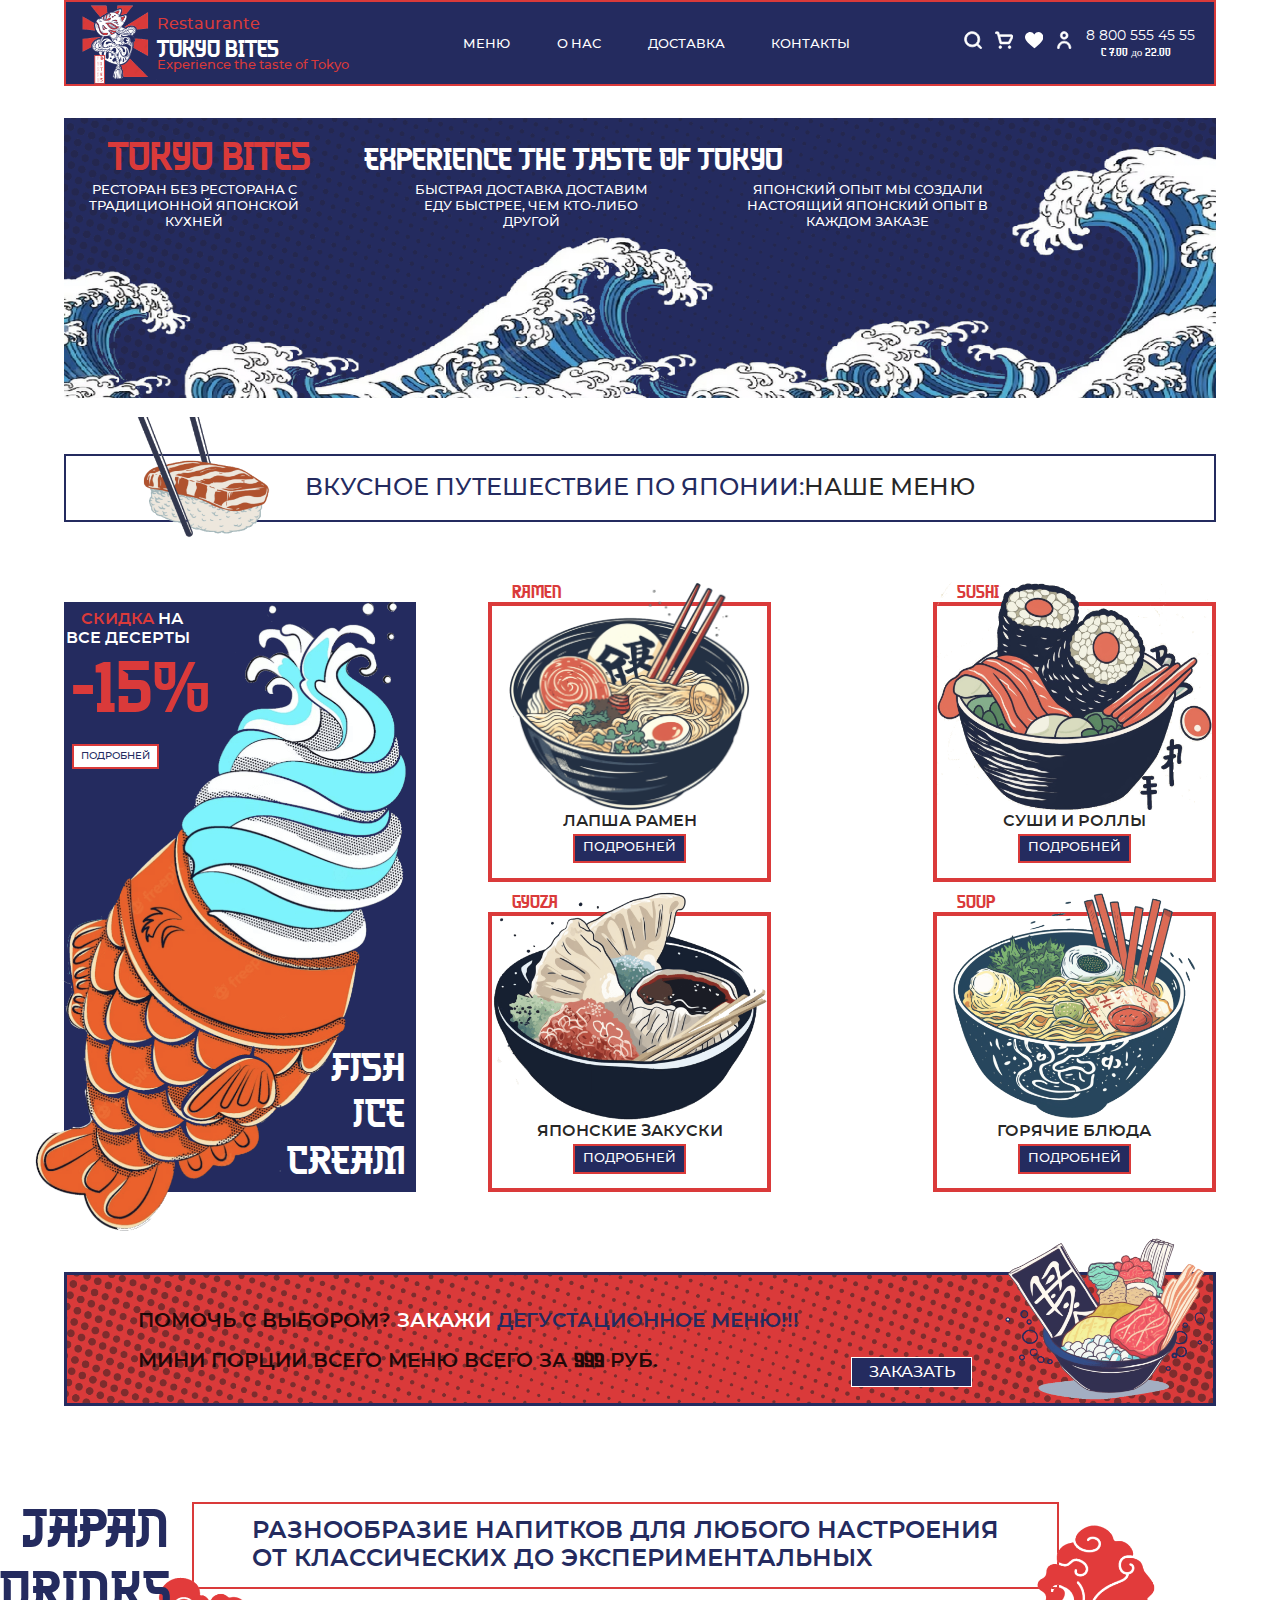
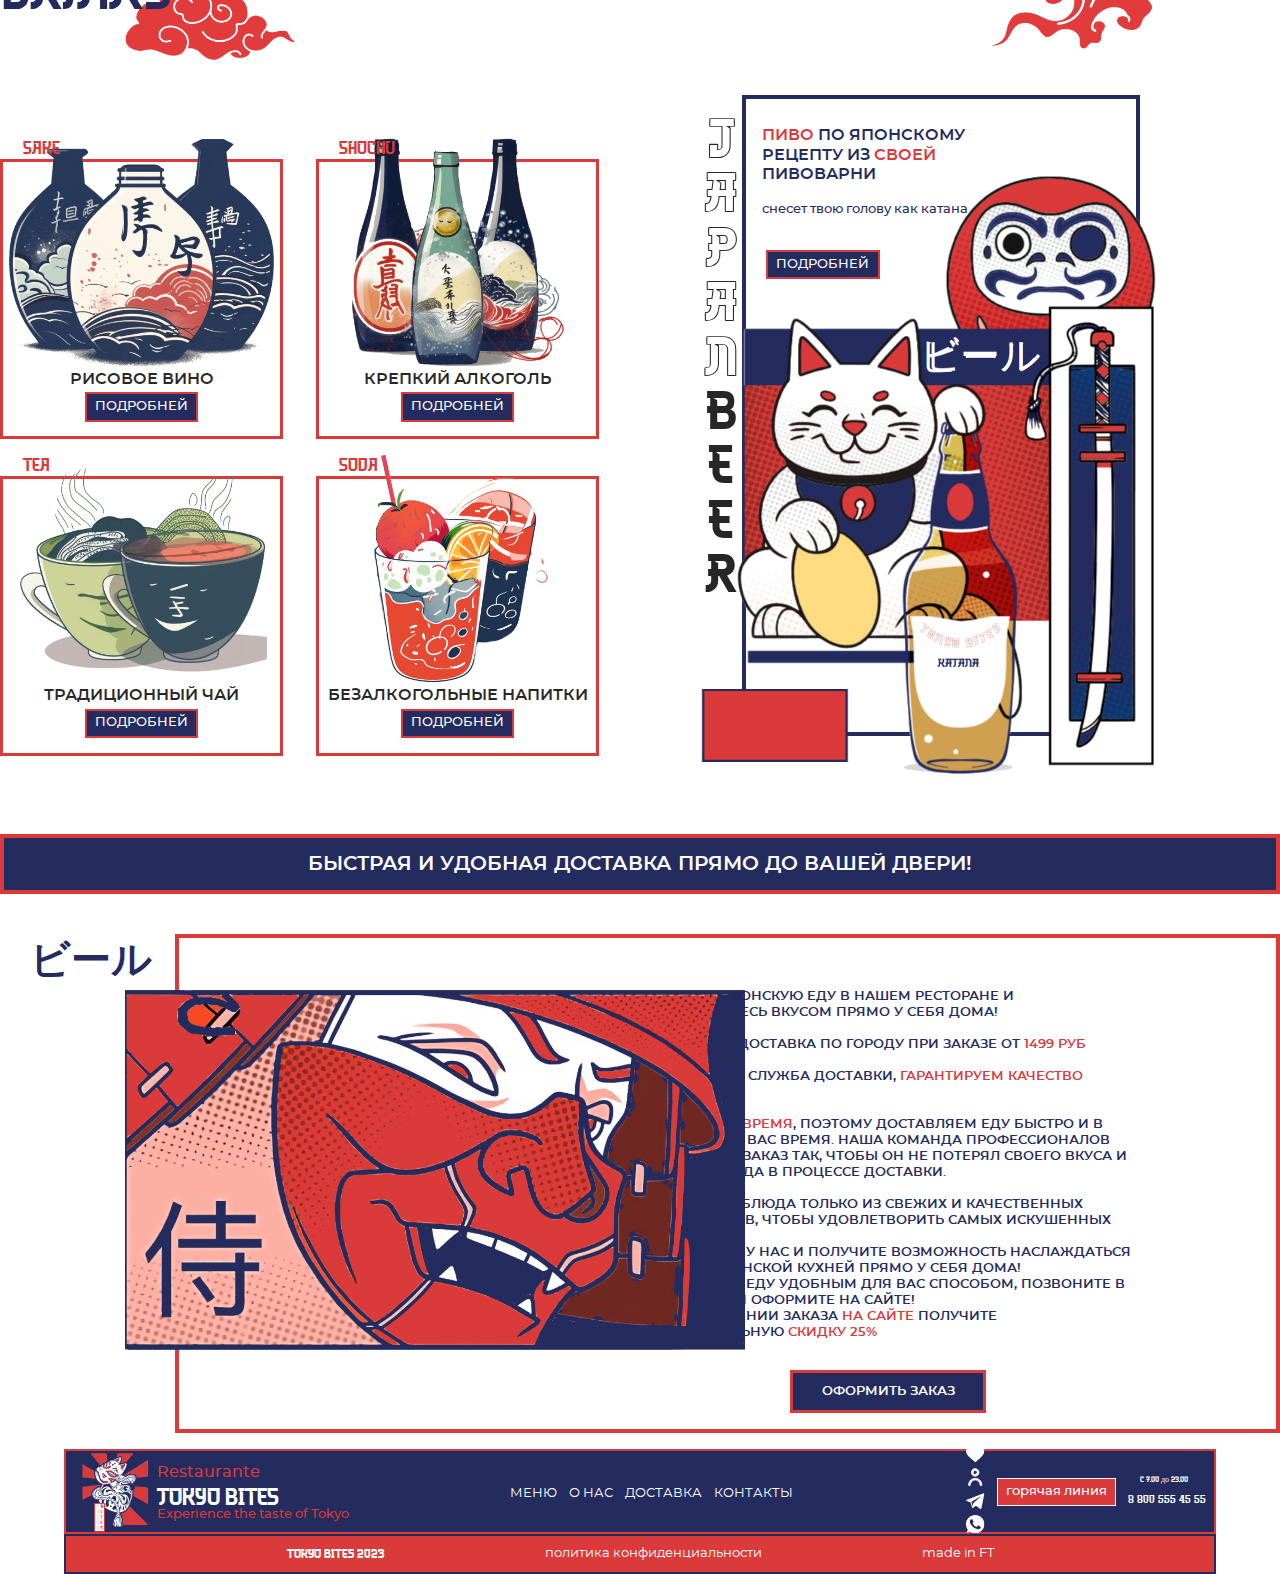
<file: index.html>
<!DOCTYPE html>
<html lang="ru">
  <head>
    <title>Главная</title>
    <meta charset="UTF-8" />
    <meta http-equiv="X-UA-Compatible" content="IE=edge" />
    <meta name="viewport" content="width=device-width, initial-scale=1.0" />
    <meta name="description" content="Описание страницы" />
    <link rel="stylesheet" href="/css/style.css" />
  </head>

  <body>
    <div class="body-container">
      <header class="header-container">
        <div class="wrapper">
          <nav class="header-nav">
            <button
              type="button"
              class="burger-button mobile-device"
              id="burger"
            >
              <span></span>
            </button>
            <a href="/" class="header-logo desktop-device">
              <div class="header-logo-img">
                <img src="/img/logo.png" alt="Logo" />
              </div>
              <div class="header-logo-p desktop-device">
                <p>Restaurante</p>
                <p class="font-keitaro">Tokyo bites</p>
                <p>Experience the taste of Tokyo</p>
              </div>
            </a>
            <h1 class="header-text-mob font-keitaro mobile-device">
              Tokyo Bites
            </h1>
            <ul class="header-list  header-dropdown" id="header-list">
              <li class="header-item">
                <a class="font-montserrat" href="/pages/menu.html">Меню</a>
              </li>
              <li class="header-item">
                <a class="font-montserrat" href="/pages/about.html">О нас</a>
              </li>
              <li class="header-item">
                <a class="font-montserrat" href="/pages/delivery.html"
                  >Доставка</a
                >
              </li>
              <li class="header-item">
                <a class="font-montserrat" href="/pages/contacts.html"
                  >Контакты</a
                >
              </li>
            </ul>
            <ul class="header-icon">
              <li>
                <button class="search__img" id="searchbtn">
                  <svg>
                    <use href="/img/sprite.svg#search3"></use>
                  </svg>
                </button>
                <div class="header-input" id="header-input">
                  <form method="post" action="/">
                    <input
                      class="input-search"
                      type="text"
                      placeholder="Поиск"
                    />
                    <button class="button-search">
                      <svg>
                        <use href="/img/sprite.svg#search3"></use>
                      </svg>
                    </button>
                  </form>
                </div>
              </li>
              <li>
                <button class="header-icon-basket" id="cart">
                  <svg>
                    <use href="/img/sprite.svg#basket3"></use>
                  </svg>
                  <div class="header-icon-basket-3 font-keitaro" id="cart-num">
                    0
                  </div>
                </button>
              </li>
              <li>
                <button class="header-icon-fav">
                  <svg>
                    <use href="/img/sprite.svg#fav"></use>
                  </svg>
                  <div class="header-icon-fav-0 font-keitaro" id="fav-num">
                    0
                  </div>
                </button>
              </li>
              <li>
                <a href="/pages/personal.html" class="header-icon-lk"
                  ><svg>
                    <use href="/img/sprite.svg#lk3"></use></svg
                ></a>
              </li>
              <div class="header-phone font-keitaro desktop-device">
                <a href="tel:+78005554555">8 800 555 45 55</a>
                <p class="header-time font-keitaro">c 7.00 до 22.00</p>
              </div>
            </ul>

          </nav>
        </div>
      </header>

      <main class="main-container">
        <div class="wrapper">
          <section class="section-one-background">
            <div class="section-one">
              <a href="/" class="header-logo mobile-device mob-header-logo">
                <div class="header-logo-img">
                  <img src="/img/logo.png" alt="Logo" />
                </div>
                <div class="header-logo-p mobile-device">
                  <p>Restaurante</p>
                  <p class="font-keitaro">Tokyo bites</p>
                  <p>Experience the taste of Tokyo</p>
                </div>
              </a>
              <h1 class="section-one-first font-keitaroOutline desktop-device">
                <span>Tokyo Bites</span>
                <span>experience the taste of Tokyo</span>
              </h1>
              <!--     <ul class="mob-section-one mobile-device">
                <li class="mob-section-one-item">
                  <div class="mob-section-one-img">
                    <img src="/img/mob-star.png" alt="star" />
                  </div>

                  <p class="section-one-title-1">
                    Ресторан без ресторана <br />
                    <span class="section-one-title-2"
                      >c традиционной японской кухней</span
                    >
                  </p>
                </li>
                <li class="mob-section-one-item">
                  <div class="mob-section-one-img">
                    <img src="/img/mob-food.png" alt="food" />
                  </div>
                  <p class="section-one-title-1">
                    Быстрая доставка <br />
                    <span class="section-one-title-2"
                      >доставим еду быстрее, чем кто-либо другой</span
                    >
                  </p>
                </li>

                <li class="mob-section-one-item">
                  <div class="mob-section-one-img">
                    <img src="/img/mob-delivery.png" alt="delivery" />
                  </div>
                  <p class="section-one-title-1">
                    Японский опыт <br />
                    <span class="section-one-title-2"
                      >мы создали настоящий японский опыт в каждом заказе</span
                    >
                  </p>
                </li>
              </ul>  -->

              <div class="section-one-second">
                <div class="section-one-second-item-one">
                  <div class="mob-section-one-img mobile-device">
                    <img src="/img/mob-star.png" alt="star" />
                  </div>
                  <p>
                    <span>Ресторан без ресторана</span>
                    <span>c традиционной японской кухней</span>
                  </p>
                </div>
                <div class="section-one-second-item-two">
                  <div class="mob-section-one-img mobile-device">
                    <img src="/img/mob-delivery.png" alt="star" />
                  </div>
                  <p>
                    <span>Быстрая доставка</span>
                    <span>доставим еду быстрее, чем кто-либо другой</span>
                  </p>
                </div>
                <div class="section-one-second-item-three">
                  <div class="mob-section-one-img mobile-device">
                    <img src="/img/mob-food.png" alt="star" />
                  </div>
                  <p>
                    <span>Японский опыт</span>
                    <span
                      >мы создали настоящий японский опыт в каждом заказе</span
                    >
                  </p>
                </div>
              </div>
            </div>
          </section>
          <section>
            <div>
              <div class="menu">
                <div class="menu-title font-montserrat">
                  Вкусное путешествие по Японии:
                  <span class="menu-title-span">наше меню</span>
                  <div class="menu-img">
                    <img src="/img/sushi.png" alt="Суши" />
                  </div>
                </div>
              </div>
              <div class="section-menu">
                <div class="mob-menu-ice-cream">
                  <div class="section-menu-new">
                    <p class="font-keitaroOutline">NEW</p>
                  </div>
                  <div class="menu-ice-cream">
                    <div class="menu-ice-cream-z">
                      <p><span>Скидка</span> на все десерты</p>
                      <p class="menu-percent font-keitaro">-15%</p>
                      <button class="button">Подробней</button>
                      <p class="menu-fish-ice-cream font-keitaro">
                        Fish ice cream
                      </p>
                    </div>
                    <div class="menu-img-ice">
                      <img src="/img/icecream.png" alt="ice-cream" />
                    </div>
                  </div>
                </div>
                <div class="menu-cards">
                  <div class="menu-card">
                    <p class="menu-card-name font-keitaro">Ramen</p>
                    <div class="menu-card-img">
                      <img src="/content/sushi4.png" alt="" />
                    </div>
                    <h4>Лапша Рамен</h4>
                    <a href="/pages/menu.html" class="button">Подробней</a>
                  </div>
                  <div class="menu-card">
                    <p class="menu-card-name font-keitaro">Sushi</p>
                    <div class="menu-card-img">
                      <img src="/content/sushi.png" alt="" />
                    </div>
                    <h4>Суши и роллы</h4>
                    <a href="/pages/menu.html" class="button">Подробней</a>
                  </div>
                  <div class="menu-card">
                    <p class="menu-card-name font-keitaro">Gyoza</p>
                    <div class="menu-card-img">
                      <img src="/content/sushi2.png" alt="" />
                    </div>
                    <h4>Японские закуски</h4>
                    <a href="/pages/menu.html" class="button">Подробней</a>
                  </div>
                  <div class="menu-card">
                    <p class="menu-card-name font-keitaro">Soup</p>
                    <div class="menu-card-img">
                      <img src="/content/sushi3.png" alt="" />
                    </div>
                    <h4>Горячие блюда</h4>
                    <a href="/pages/menu.html" class="button">Подробней</a>
                  </div>
                </div>
              </div>
            </div>
          </section>
          <section class="section-help-background">
            <div class="help">
              <h3 class="help-title font-montserrat">
                <span class="help-title-none">Помочь с выбором?</span> Закажи
                <span class="help-title-span">дегустационное меню!!!</span>
                <br />
                <!-- <div class="mob-help-title-p1"> -->
                  <span class="help-title-mini">Мини порции всего меню всего за <span class="help-title-999 font-keitaro">999</span> руб.</span>
                </div>
              </h3>

              <div>
                <button
                  onclick="alert('Товар добавлен в корзину')"
                  class="help-order font-motserrat button"
                >
                  Заказать
                </button>
              </div>
              <div class="help-order-img">
                <img src="/img/section-help.png" alt="Снаксы" />
              </div>
            </div>
          </section>
          <section>
            <div class="drinks">
              <p class="drinks-japan font-keitaro">Japan Drinks</p>
              <div class="drinks-title">
                <p class="drinks-title-p font-montserrat">
                  Разнообразие напитков для любого настроения <br />
                  от классических до экспериментальных
                </p>
                <div class="drinks-japan-img">
                  <img src="/img/wave1.png" alt="Облако слева" />
                </div>
                <div class="drinks-title-img">
                  <img src="/img/wave2.png" alt="Облако справа" />
                </div>
              </div>
            </div>
            <div class="section-drinks">
              <div class="drinks-cards">
                <div class="drink-card">
                  <p class="drink-card-name font-keitaro">Sake</p>
                  <div class="drink-card-img">
                    <img src="/content/drink4.png" alt="" />
                  </div>
                  <h4>Рисовое вино</h4>
                  <a href="/pages/menu.html" class="button">Подробней</a>
                </div>
                <div class="drink-card">
                  <p class="drink-card-name font-keitaro">Shochu</p>
                  <div class="drink-card-img">
                    <img src="/content/drink.png" alt="" />
                  </div>
                  <h4>Крепкий алкоголь</h4>
                  <a href="/pages/menu.html" class="button">Подробней</a>
                </div>
                <div class="drink-card">
                  <p class="drink-card-name font-keitaro">Tea</p>
                  <div class="drink-card-img">
                    <img src="/content/drink3.png" alt="" />
                  </div>
                  <h4>Традиционный чай</h4>
                  <a href="/pages/menu.html" class="button">Подробней</a>
                </div>
                <div class="drink-card">
                  <p class="drink-card-name font-keitaro">Soda</p>
                  <div class="drink-card-img">
                    <img src="/content/drink2.png" alt="" />
                  </div>
                  <h4>Безалкогольные напитки</h4>
                  <a href="/pages/menu.html" class="button">Подробней</a>
                </div>
              </div>
              <div class="section-drinks-beer">
                <div class="beer">
                  <p class="font-keitaro">
                    <span class="font-keitaroOutline">Japan</span>Beer
                  </p>
                </div>
                <div class="drinks-action">
                  <h4>
                    <span>Пиво</span> по японскому рецепту из
                    <span>своей</span> пивоварни
                  </h4>
                  <h5 class="desktop-device">снесет твою голову как катана</h5>
                  <a href="/pages/menu.html" class="drinks-action-button button"
                    >Подробней</a
                  >
                  <div class="drinks-cat font-keitaro">
                    <img src="/content/cat_without.png" alt="cat" />
                    <p class="desktop-device">ビール</p>
                  </div>
                </div>
              </div>
            </div>
          </section>
          <section>
            <div class="delivery-title">
              <h3>Быстрая и удобная доставка прямо до вашей двери!</h3>
            </div>
            <div class="delivery-block">
              <span class="delivery-japan">ビール</span>
              <p class="desktop-device"></p>
              <ul class="mob-delivery-block-text">
                <li>
                  Закажите японскую еду в нашем ресторане и наслаждайтесь вкусом
                  прямо у себя дома!
                </li>
                <li>
                  <span>бесплатная</span> доставка по городу при заказе от
                  <span>1499 руб</span>
                </li>
                <li>
                  собственная служба доставки,
                  <span>гарантируем качество</span> доставки
                </li>
                <li>
                  <span>ценим ваше время</span>, поэтому доставляем еду быстро и
                  в удобное для вас время. Наша команда профессионалов упакует
                  ваш заказ так, чтобы он не потерял своего вкуса и внешнего
                  вида в процессе доставки.
                </li>
                <div class="mob-delivery-block-second">
                  <li>
                    Мы готовим блюда только из свежих и качественных
                    ингредиентов, чтобы удовлетворить самых искушенных гурманов.
                  </li>
                  <li>
                    Заказывайте у нас и получите возможность наслаждаться
                    вкусной японской кухней прямо у себя дома!
                  </li>
                  <li>
                    заказывайте еду удобным для вас способом, позвоните в
                    ресторан или оформите на сайте!
                  </li>
                  <li>
                    при оформлении заказа <span>на сайте</span> получите
                    индивидуальную
                    <span>скидку 25%</span>
                  </li>
                </div>
              </ul>
              <a href="/pages/ordering.html" class="delivery-button"
                >Оформить заказ</a
              >
              <div class="delivery-img">
                <img src="/img/samurai.png" alt="" />
              </div>
            </div>
          </section>
        </div>
      </main>
      <footer class="footer-container">
        <div class="wrapper">
          <nav class="footer-nav">
            <a href="/" class="header-logo">
              <div class="header-logo-img">
                <img src="/img/logo.png" alt="Logo" />
              </div>
              <div class="header-logo-p desktop-device">
                <p>Restaurante</p>
                <p class="font-keitaro">Tokyo bites</p>
                <p>Experience the taste of Tokyo</p>
              </div>
            </a>
            <div class="footer-menu">
              <ul class="footer-list">
                <li>
                  <a class="font-montserrat" href="/pages/menu.html">Меню</a>
                </li>
                <li>
                  <a class="font-montserrat" href="/pages/about.html">О нас</a>
                </li>
                <li>
                  <a class="font-montserrat" href="/pages/delivery.html"
                    >Доставка</a
                  >
                </li>
                <li>
                  <a
                    class="font-montserrat"
                    href="/pages/contacts.html"
                    >Контакты</a
                  >
                </li>
                <li>
                  <a
                    class="font-montserrat mobile-device"
                    href="/pages/personal.html"
                    >Личный кабинет</a
                  >
                </li>
              </ul>
            </div>
            <div>
              <ul class="footer-icon">
                <div class="footer-icon-list">
                  <li>
                    <a
                      href="/pages/favorite.html"
                      class="header-icon-fav"
                      ><svg>
                        <use href="/img/sprite.svg#fav"></use></svg
                    ></a>
                  </li>
                  <li>
                    <a
                      href="/pages/personal.html"
                      class="header-icon-lk "
                      ><svg>
                        <use href="/img/sprite.svg#lk3"></use></svg
                    ></a>
                  </li>
                  <li>
                    <span class="footer-icon-inst "
                      ><svg>
                        <use href="/img/sprite.svg#telegram"></use></svg
                    ></span>
                  </li>
                  <li>
                    <span class="footer-icon-whatsapp "
                      ><svg>
                        <use href="/img/sprite.svg#whatsapp"></use></svg
                    ></span>
                  </li>
                </div>
                <li class="desktop-device">
                  <button class="footer-icon-hot font-montserrat button">
                    горячая линия
                  </button>
                </li>
                <li>
                  <p class="footer-time font-keitaro desktop-device">
                    c 7.00 до 23.00
                  </p>
                  <a class="footer-phone font-keitaro" href="tel:+78005554555"
                    >8 800 555 45 55</a
                  >
                </li>
                <li class="mobile-device">
                  <button class="footer-icon-hot font-montserrat button">
                    обратный звонок
                  </button>
                </li>
              </ul>
            </div>
          </nav>
          <ul class="footer-red">
            <li class="footer-red-p1 font-keitaro">Tokyo bites 2023</li>
            <li class="footer-red-p2 font-montserrat">
              <a href="#">Политика конфиденциальности</a>
            </li>
            <li class="footer-red-p3 font-montserrat">
              <a href="#">made in FT</a>
            </li>
          </ul>
        </div>
      </footer>
    </div>
    <script src="/js/script.js"></script>
  </body>
</html>
</file>
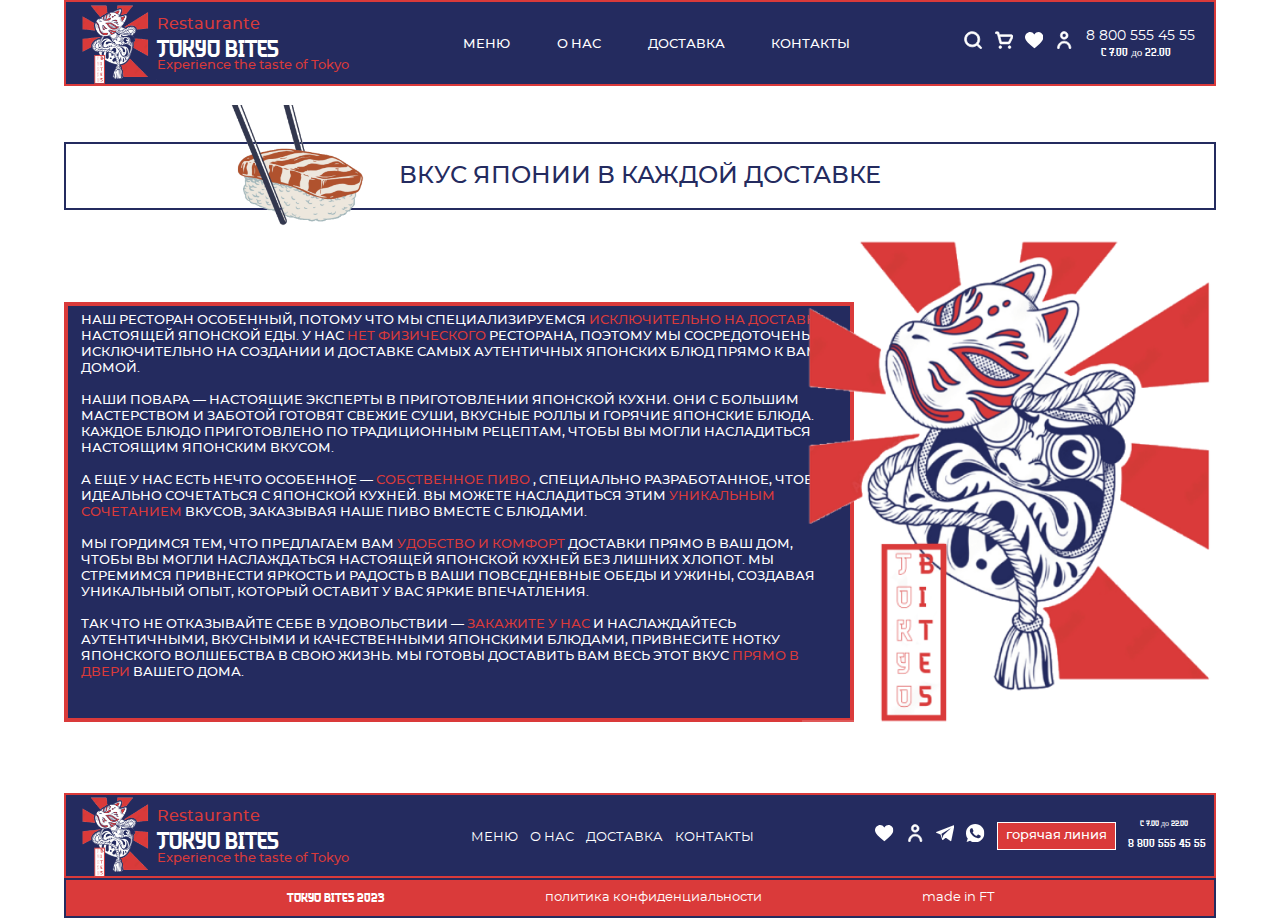
<file: pages/about.html>
<!DOCTYPE html>
<html lang="ru">
  <head>
    <title>О нас</title>
    <meta charset="UTF-8" />
    <meta http-equiv="X-UA-Compatible" content="IE=edge" />
    <meta name="viewport" content="width=device-width, initial-scale=1.0" />
    <meta name="description" content="Описание страницы" />
    <link rel="stylesheet" href="/css/style.css" />
  </head>
  <body>
    <div class="body-container">
      <header class="header-container">
        <div class="wrapper">
          <nav class="header-nav">
            <a href="/" class="header-logo">
              <div class="header-logo-img">
                <img src="/img/logo.png" alt="Logo" />
              </div>
              <div class="header-logo-p">
                <p>Restaurante</p>
                <p class="font-keitaro">Tokyo bites</p>
                <p>Experience the taste of Tokyo</p>
              </div>
            </a>
            <ul class="header-list">
              <li>
                <a class="font-montserrat" href="/pages/menu.html">Меню</a>
              </li>
              <li>
                <a class="font-montserrat" href="/pages/about.html">О нас</a>
              </li>
              <li>
                <a class="font-montserrat" href="/pages/delivery.html"
                  >Доставка</a
                >
              </li>
              <li>
                <a class="font-montserrat" href="/pages/contacts.html"
                  >Контакты</a
                >
              </li>
            </ul>
            <ul class="header-icon">
              <li>
                <button class="search__img" id="searchbtn">
                  <svg>
                    <use href="/img/sprite.svg#search3"></use>
                  </svg>
                </button>
                <div class="header-input" id="header-input">
                  <form method="post" action="/">
                    <input
                      class="input-search"
                      type="text"
                      placeholder="Поиск"
                    />
                    <button class="button-search">
                      <svg>
                        <use href="/img/sprite.svg#search3"></use>
                      </svg>
                    </button>
                  </form>
                </div>
              </li>
              <li>
                <button class="header-icon-basket desktop-device" id="cart">
                  <svg>
                    <use href="/img/sprite.svg#basket3"></use>
                  </svg>
                  <div class="header-icon-basket-3 font-keitaro" id="cart-num">
                    0
                  </div>
                </button>
              </li>
              <li>
                <button class="header-icon-fav desktop-device">
                  <svg>
                    <use href="/img/sprite.svg#fav"></use>
                  </svg>
                  <div class="header-icon-fav-0 font-keitaro" id="fav-num">
                    0
                  </div>
                </button>
              </li>
              <li>
                <a
                  href="/pages/personal.html"
                  class="header-icon-lk desktop-device"
                  ><svg>
                    <use href="/img/sprite.svg#lk3"></use></svg
                ></a>
              </li>
              <div class="header-phone font-keitaro">
                <a href="tel:+78005554555">8 800 555 45 55</a>
                <p class="header-time font-keitaro">c 7.00 до 22.00</p>
              </div>
            </ul>
          </nav>
        </div>
      </header>
      <main class="main-container">
        <div class="wrapper">
          <section>
            <div class="menu">
              <div class="menu-title font-montserrat">
                Вкус Японии в каждой доставке
                <div class="menu-img">
                  <img src="/img/sushi.png" alt="Суши" />
                </div>
              </div>
            </div>
          </section>
          <section class="page-about">
            <div class="page-about-block">
              <ul class="about-block-list">
                <li class="about-block-item">
                  Наш ресторан особенный, потому что мы специализируемся
                  <span>исключительно на доставке</span> настоящей японской еды.
                  У нас <span>нет физического</span> ресторана, поэтому мы
                  сосредоточены исключительно на создании и доставке самых
                  аутентичных японских блюд прямо к вам домой.
                </li>
                <li class="about-block-item">
                  Наши повара — настоящие эксперты в приготовлении японской
                  кухни. Они с большим мастерством и заботой готовят свежие
                  суши, вкусные роллы и горячие японские блюда. Каждое блюдо
                  приготовлено по традиционным рецептам, чтобы вы могли
                  насладиться настоящим японским вкусом.
                </li>
                <li class="about-block-item">
                  А еще у нас есть нечто особенное —
                  <span>собственное пиво</span> , специально разработанное,
                  чтобы идеально сочетаться с японской кухней. Вы можете
                  насладиться этим <span>уникальным сочетанием</span> вкусов,
                  заказывая наше пиво вместе с блюдами.
                </li>
                <li class="about-block-item">
                  Мы гордимся тем, что предлагаем вам
                  <span>удобство и комфорт</span> доставки прямо в ваш дом,
                  чтобы вы могли наслаждаться настоящей японской кухней без
                  лишних хлопот. Мы стремимся привнести яркость и радость в ваши
                  повседневные обеды и ужины, создавая уникальный опыт, который
                  оставит у вас яркие впечатления.
                </li>
                <li class="about-block-item">
                  Так что не отказывайте себе в удовольствии —
                  <span>закажите у нас</span> и наслаждайтесь аутентичными,
                  вкусными и качественными японскими блюдами, привнесите нотку
                  японского волшебства в свою жизнь. Мы готовы доставить вам
                  весь этот вкус <span>прямо в двери</span> вашего дома.
                </li>
              </ul>
              <div class="about-block-img">
                <img src="/img/about_img.png" alt="logo" />
              </div>
            </div>
          </section>
        </div>
      </main>
      <footer class="footer-container">
        <div class="wrapper">
          <nav class="footer-nav">
            <a href="/" class="header-logo">
              <div class="header-logo-img">
                <img src="/img/logo.png" alt="Logo" />
              </div>
              <div class="header-logo-p">
                <p>Restaurante</p>
                <p class="font-keitaro">Tokyo bites</p>
                <p>Experience the taste of Tokyo</p>
              </div>
            </a>
            <div class="footer-menu">
              <ul class="footer-list">
                <li>
                  <a class="font-montserrat" href="/pages/menu.html">Меню</a>
                </li>
                <li>
                  <a class="font-montserrat" href="/pages/about.html">О нас</a>
                </li>
                <li>
                  <a class="font-montserrat" href="/pages/delivery.html"
                    >Доставка</a
                  >
                </li>
                <li>
                  <a class="font-montserrat" href="/pages/contacts.html"
                    >Контакты</a
                  >
                </li>
              </ul>
            </div>
            <ul class="footer-icon">
              <li>
                <a
                  href="/pages/favorite.html"
                  class="header-icon-fav desktop-device"
                  ><svg>
                    <use href="/img/sprite.svg#fav"></use></svg
                ></a>
              </li>
              <li>
                <a
                  href="/pages/personal.html"
                  class="header-icon-lk desktop-device"
                  ><svg>
                    <use href="/img/sprite.svg#lk3"></use></svg
                ></a>
              </li>
              <li>
                <span class="footer-icon-inst desktop-device"
                  ><svg>
                    <use href="/img/sprite.svg#telegram"></use></svg
                ></span>
              </li>
              <li>
                <span class="footer-icon-whatsapp desktop-device"
                  ><svg>
                    <use href="/img/sprite.svg#whatsapp"></use></svg
                ></span>
              </li>
              <li>
                <button class="footer-icon-hot font-montserrat button">
                  горячая линия
                </button>
              </li>
              <li>
                <p class="footer-time font-keitaro">c 7.00 до 22.00</p>
                <a class="footer-phone font-keitaro" href="tel:+78005554555"
                  >8 800 555 45 55</a
                >
              </li>
            </ul>
          </nav>
          <ul class="footer-red">
            <li class="footer-red-p1 font-keitaro">Tokyo bites 2023</li>
            <li class="footer-red-p2 font-montserrat">
              <a href="#">Политика конфиденциальности</a>
            </li>
            <li class="footer-red-p3 font-montserrat">
              <a href="#">made in FT</a>
            </li>
          </ul>
        </div>
      </footer>
    </div>
    <script src="/js/script.js"></script>
  </body>
</html>
</file>
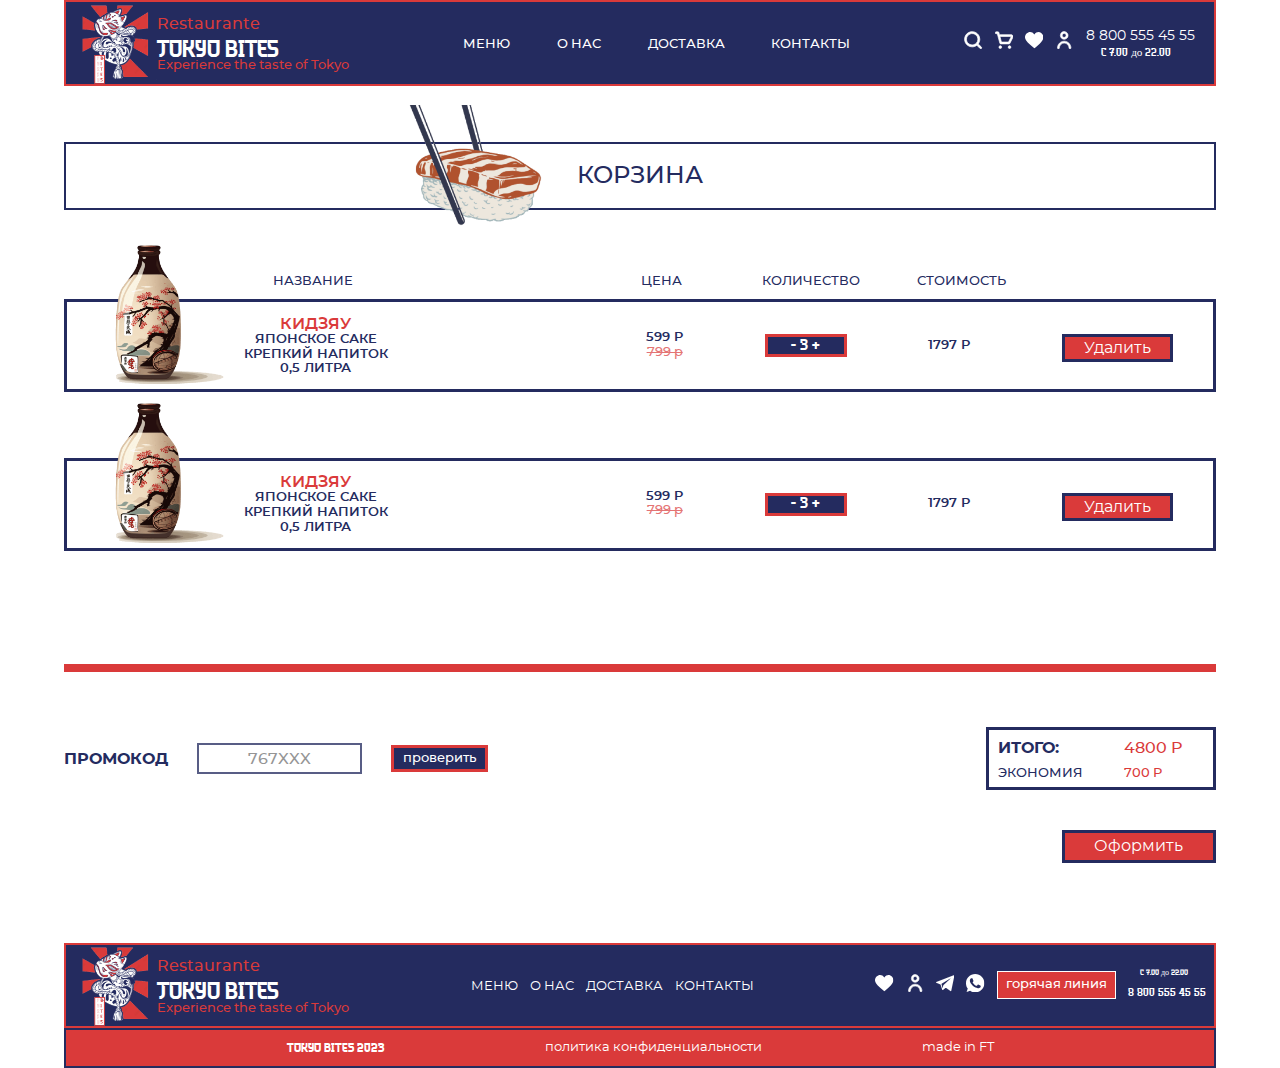
<file: pages/cart.html>
<!DOCTYPE html>
<html lang="ru">
  <head>
    <title>Корзина</title>
    <meta charset="UTF-8" />
    <meta http-equiv="X-UA-Compatible" content="IE=edge" />
    <meta name="viewport" content="width=device-width, initial-scale=1.0" />
    <meta name="description" content="Описание страницы" />
    <link rel="stylesheet" href="/css/style.css" />
  </head>
  <body>
    <div class="body-container">
      <header class="header-container">
        <div class="wrapper">
          <nav class="header-nav">
            <a href="/" class="header-logo">
              <div class="header-logo-img">
                <img src="/img/logo.png" alt="Logo" />
              </div>
              <div class="header-logo-p">
                <p>Restaurante</p>
                <p class="font-keitaro">Tokyo bites</p>
                <p>Experience the taste of Tokyo</p>
              </div>
            </a>
            <ul class="header-list">
              <li>
                <a class="font-montserrat" href="/pages/menu.html">Меню</a>
              </li>
              <li>
                <a class="font-montserrat" href="/pages/about.html">О нас</a>
              </li>
              <li>
                <a class="font-montserrat" href="/pages/delivery.html"
                  >Доставка</a
                >
              </li>
              <li>
                <a class="font-montserrat" href="/pages/contacts.html"
                  >Контакты</a
                >
              </li>
            </ul>
            <ul class="header-icon">
              <li>
                <button class="search__img" id="searchbtn">
                  <svg>
                    <use href="/img/sprite.svg#search3"></use>
                  </svg>
                </button>
                <div class="header-input" id="header-input">
                  <form method="post" action="/">
                    <input
                      class="input-search"
                      type="text"
                      placeholder="Поиск"
                    />
                    <button class="button-search">
                      <svg>
                        <use href="/img/sprite.svg#search3"></use>
                      </svg>
                    </button>
                  </form>
                </div>
              </li>
              <li>
                <button class="header-icon-basket desktop-device" id="cart">
                  <svg>
                    <use href="/img/sprite.svg#basket3"></use>
                  </svg>
                  <div class="header-icon-basket-3 font-keitaro" id="cart-num">
                    0
                  </div>
                </button>
              </li>
              <li>
                <button class="header-icon-fav desktop-device">
                  <svg>
                    <use href="/img/sprite.svg#fav"></use>
                  </svg>
                  <div class="header-icon-fav-0 font-keitaro" id="fav-num">
                    0
                  </div>
                </button>
              </li>
              <li>
                <a
                  href="/pages/personal.html"
                  class="header-icon-lk desktop-device"
                  ><svg>
                    <use href="/img/sprite.svg#lk3"></use></svg
                ></a>
              </li>
              <div class="header-phone font-keitaro">
                <a href="tel:+78005554555">8 800 555 45 55</a>
                <p class="header-time font-keitaro">c 7.00 до 22.00</p>
              </div>
            </ul>
          </nav>
        </div>
      </header>
      <main class="main-container">
        <div class="wrapper">
          <section>
            <div class="menu">
                <div class="menu-title font-montserrat">
                  Корзина
                  <div class="menu-img">
                    <img src="/img/sushi.png" alt="Суши" />
                  </div>
                </div>
              </div>
            <section>
              <div class="cart-block">
                <div class="cart-block-one">
                    <h2 class="cart-block-item"></h2>
                    <h2 class="cart-block-item cart-block-text">НАзвание</h2>
                    <h2 class="cart-block-item cart-block-price">Цена</h2>
                    <h2 class="cart-block-item ">Количество</h2>
                    <h2 class="cart-block-item cart-block-sum">Стоимость</h2>
                    <h2 class="cart-block-item"></h2>
                </div>
                <div class="cart-block-two">
                  <div class="cart-block-img">
                  <img src="/content/cart-bottlle.png" alt="Bottle" />
                </div>
                  <div class="cart-block-text">
                    <h3 class="cart-block-text-1">Кидзяу</h3>
                    <h4 class="cart-block-text-2">Японское саке</h4>
                    <h4 class="cart-block-text-2">Крепкий напиток</h4>
                    <h4 class="cart-block-text-2">0,5 литра</h4>
                  </div>
                  <div class="cart-block-price">
                    <h4 class="cart-block-text-2">599 p</h4>
                    <h5 class="cart-block-text-3">799 p</h5>
                  </div>
                  <div class="cart-block-quantity">
                    <button class="cart-block-text-color font-keitaro">-</button>
                    <p class="cart-block-text-color font-keitaro">3</p>
                    <button class="cart-block-text-color font-keitaro">+</button>
                  </div>
                  <div class="cart-block-sum cart-block-text-2">1797 р</div>
                  <button class="cart-block-delete">Удалить</button>
                </div>
                <div class="cart-block-two">
                  <div class="cart-block-img">
                  <img src="/content/cart-bottlle.png" alt="Bottle" />
                </div>
                  <div class="cart-block-text">
                    <h3 class="cart-block-text-1">Кидзяу</h3>
                    <h4 class="cart-block-text-2">Японское саке</h4>
                    <h4 class="cart-block-text-2">Крепкий напиток</h4>
                    <h4 class="cart-block-text-2">0,5 литра</h4>
                  </div>
                  <div class="cart-block-price">
                    <h4 class="cart-block-text-2">599 p</h4>
                    <h5 class="cart-block-text-3">799 p</h5>
                  </div>
                  <div class="cart-block-quantity">
                    <button class="cart-block-text-color font-keitaro">-</button>
                    <p class="cart-block-text-color font-keitaro">3</p>
                    <button class="cart-block-text-color font-keitaro">+</button>
                  </div>
                  <div class="cart-block-sum cart-block-text-2">1797 р</div>
                  <button class="cart-block-delete">Удалить</button>
                </div>
              </div>
              <section>
                <div class="line"></div>
                <div class="cart-block-end">
                  <div class="discount">
                    <p class="discount-title">Промокод</p>
                    <input class="discount-text" type="text" placeholder="767XXX" ></input>
                    <button class="discount-check">Проверить</button>
                  </div>
                  <div class="cart-summary-block">
                    <div class="cart-summary-text">
                      <h2 class="cart-summary-text-1">ИТОГО:</h2>
                      <h3 class="cart-summary-text-2">Экономия</h3>
                    </div>
                    <div class="cart-summary">
                      <h4 class="cart-summary-1">4800 p</h4>
                      <h5 class="cart-summary-2">700 p</h5>
                    </div>
                  </div>
                </div>
                <div class="cart-order-button">
                  <a href="/pages/ordering.html" class="cart-order">Оформить</a>
                </div>
              </section>
              </div>
              
        </div>
      </main>
            <footer class="footer-container">
        <div class="wrapper">
          <nav class="footer-nav">
            <a href="/" class="header-logo">
              <div class="header-logo-img">
                <img src="/img/logo.png" alt="Logo" />
              </div>
              <div class="header-logo-p">
                <p>Restaurante</p>
                <p class="font-keitaro">Tokyo bites</p>
                <p>Experience the taste of Tokyo</p>
              </div>
            </a>
            <div class="footer-menu">
              <ul class="footer-list">
                <li>
                  <a class="font-montserrat" href="/pages/menu.html">Меню</a>
                </li>
                <li>
                  <a class="font-montserrat" href="/pages/about.html">О нас</a>
                </li>
                <li>
                  <a class="font-montserrat" href="/pages/delivery.html"
                    >Доставка</a
                  >
                </li>
                <li>
                  <a class="font-montserrat" href="/pages/contacts.html"
                    >Контакты</a
                  >
                </li>
              </ul>
            </div>
            <ul class="footer-icon">
              <li>
                <a
                  href="/pages/favorite.html"
                  class="header-icon-fav desktop-device"
                  ><svg>
                    <use href="/img/sprite.svg#fav"></use></svg
                ></a>
              </li>
              <li>
                <a
                  href="/pages/personal.html"
                  class="header-icon-lk desktop-device"
                  ><svg>
                    <use href="/img/sprite.svg#lk3"></use></svg
                ></a>
              </li>
              <li>
                <span class="footer-icon-inst desktop-device"
                  ><svg>
                    <use href="/img/sprite.svg#telegram"></use></svg
                ></span>
              </li>
              <li>
                <span class="footer-icon-whatsapp desktop-device"
                  ><svg>
                    <use href="/img/sprite.svg#whatsapp"></use></svg
                ></span>
              </li>
              <li>
                <button class="footer-icon-hot font-montserrat button">
                  горячая линия
                </button>
              </li>
              <li>
                <p class="footer-time font-keitaro">c 7.00 до 22.00</p>
                <a class="footer-phone font-keitaro" href="tel:+78005554555"
                  >8 800 555 45 55</a
                >
              </li>
            </ul>
          </nav>
          <ul class="footer-red">
            <li class="footer-red-p1 font-keitaro">Tokyo bites 2023</li>
            <li class="footer-red-p2 font-montserrat">
              <a href="#">Политика конфиденциальности</a>
            </li>
            <li class="footer-red-p3 font-montserrat">
              <a href="#">made in FT</a>
            </li>
          </ul>
        </div>
      </footer>
    </div>
    <script src="/js/script.js"></script>
  </body>
</html>
</file>
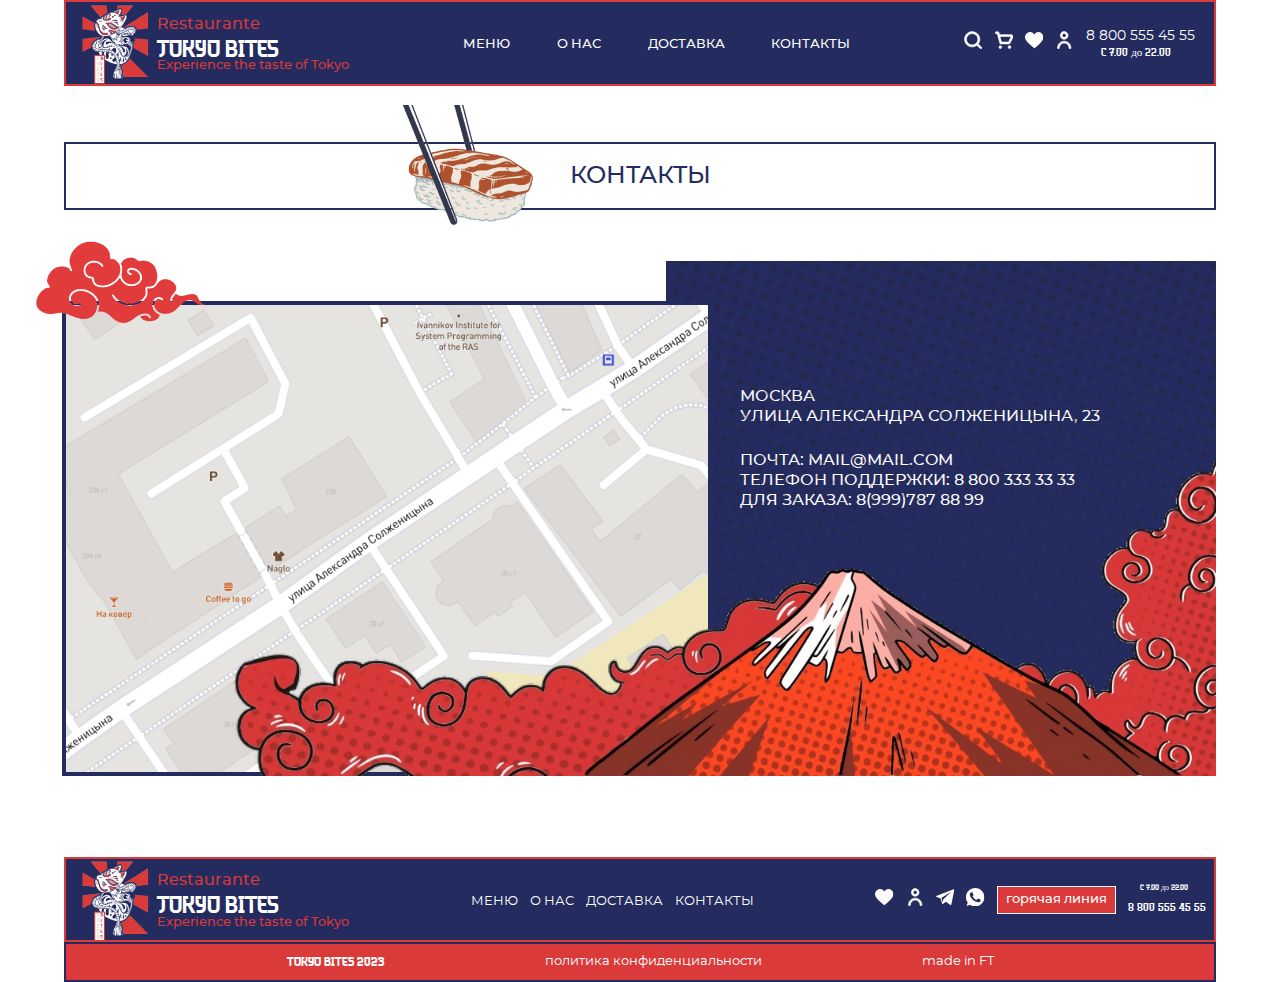
<file: pages/contacts.html>
<!DOCTYPE html>
<html lang="ru">
  <head>
    <title>Контакты</title>
    <meta charset="UTF-8" />
    <meta http-equiv="X-UA-Compatible" content="IE=edge" />
    <meta name="viewport" content="width=device-width, initial-scale=1.0" />
    <meta name="description" content="Описание страницы" />
    <link rel="stylesheet" href="/css/style.css" />
  </head>
  <body>
    <div class="body-container">
      <header class="header-container">
        <div class="wrapper">
          <nav class="header-nav">
            <a href="/" class="header-logo">
              <div class="header-logo-img">
                <img src="/img/logo.png" alt="Logo" />
              </div>
              <div class="header-logo-p">
                <p>Restaurante</p>
                <p class="font-keitaro">Tokyo bites</p>
                <p>Experience the taste of Tokyo</p>
              </div>
            </a>
            <ul class="header-list">
              <li>
                <a class="font-montserrat" href="/pages/menu.html">Меню</a>
              </li>
              <li>
                <a class="font-montserrat" href="/pages/about.html">О нас</a>
              </li>
              <li>
                <a class="font-montserrat" href="/pages/delivery.html"
                  >Доставка</a
                >
              </li>
              <li>
                <a class="font-montserrat" href="/pages/contacts.html"
                  >Контакты</a
                >
              </li>
            </ul>
            <ul class="header-icon">
              <li>
                <button class="search__img" id="searchbtn">
                  <svg>
                    <use href="/img/sprite.svg#search3"></use>
                  </svg>
                </button>
                <div class="header-input" id="header-input">
                  <form method="post" action="/">
                    <input
                      class="input-search"
                      type="text"
                      placeholder="Поиск"
                    />
                    <button class="button-search">
                      <svg>
                        <use href="/img/sprite.svg#search3"></use>
                      </svg>
                    </button>
                  </form>
                </div>
              </li>
              <li>
                <button class="header-icon-basket desktop-device" id="cart">
                  <svg>
                    <use href="/img/sprite.svg#basket3"></use>
                  </svg>
                  <div class="header-icon-basket-3 font-keitaro" id="cart-num">
                    0
                  </div>
                </button>
              </li>
              <li>
                <button class="header-icon-fav desktop-device">
                  <svg>
                    <use href="/img/sprite.svg#fav"></use>
                  </svg>
                  <div class="header-icon-fav-0 font-keitaro" id="fav-num">
                    0
                  </div>
                </button>
              </li>
              <li>
                <a
                  href="/pages/personal.html"
                  class="header-icon-lk desktop-device"
                  ><svg>
                    <use href="/img/sprite.svg#lk3"></use></svg
                ></a>
              </li>
              <div class="header-phone font-keitaro">
                <a href="tel:+78005554555">8 800 555 45 55</a>
                <p class="header-time font-keitaro">c 7.00 до 22.00</p>
              </div>
            </ul>
          </nav>
        </div>
      </header>
      <main class="main-container">
        <div class="wrapper">
          <section>
            <div class="menu">
              <div class="menu-title font-montserrat">
                Контакты
                <div class="menu-img">
                  <img src="/img/sushi.png" alt="Суши" />
                </div>
              </div>
            </div>
          </section>
          <section class="page-contacts">
            <div class="page-contacts-block">
              <ul class="contacts-block-list">
                <li class="contacts-block-item">Москва</li>
                <li class="contacts-block-item">
                  Улица Александра Солженицына, 23
                </li>
              </ul>
              <a class="contacts-block-link" href="mailto:mail@mail.com"
                >Почта: mail@mail.com</a
              >
              <a class="contacts-block-link" href="tel:+78003333333"
                >Телефон поддержки: 8 800 333 33 33</a
              >
              <a class="contacts-block-link" href="tel:+79997878899"
                >Для заказа: 8(999)787 88 99</a
              >

              <div class="contacts-map">
                <img src="/img/map_contacts.png" alt="Map" />
              </div>
              <div class="contacts-wave">
                <img src="/img/wave1.png" alt="Облако" />
              </div>
              <div class="contacts-mountain">
                <img src="/img/mountains.png" alt="Горы" />
              </div>
            </div>
          </section>
        </div>
      </main>
      <footer class="footer-container">
        <div class="wrapper">
          <nav class="footer-nav">
            <a href="/" class="header-logo">
              <div class="header-logo-img">
                <img src="/img/logo.png" alt="Logo" />
              </div>
              <div class="header-logo-p">
                <p>Restaurante</p>
                <p class="font-keitaro">Tokyo bites</p>
                <p>Experience the taste of Tokyo</p>
              </div>
            </a>
            <div class="footer-menu">
              <ul class="footer-list">
                <li>
                  <a class="font-montserrat" href="/pages/menu.html">Меню</a>
                </li>
                <li>
                  <a class="font-montserrat" href="/pages/about.html">О нас</a>
                </li>
                <li>
                  <a class="font-montserrat" href="/pages/delivery.html"
                    >Доставка</a
                  >
                </li>
                <li>
                  <a class="font-montserrat" href="/pages/contacts.html"
                    >Контакты</a
                  >
                </li>
              </ul>
            </div>
            <ul class="footer-icon">
              <li>
                <a
                  href="/pages/favorite.html"
                  class="header-icon-fav desktop-device"
                  ><svg>
                    <use href="/img/sprite.svg#fav"></use></svg
                ></a>
              </li>
              <li>
                <a
                  href="/pages/personal.html"
                  class="header-icon-lk desktop-device"
                  ><svg>
                    <use href="/img/sprite.svg#lk3"></use></svg
                ></a>
              </li>
              <li>
                <span class="footer-icon-inst desktop-device"
                  ><svg>
                    <use href="/img/sprite.svg#telegram"></use></svg
                ></span>
              </li>
              <li>
                <span class="footer-icon-whatsapp desktop-device"
                  ><svg>
                    <use href="/img/sprite.svg#whatsapp"></use></svg
                ></span>
              </li>
              <li>
                <button class="footer-icon-hot font-montserrat button">
                  горячая линия
                </button>
              </li>
              <li>
                <p class="footer-time font-keitaro">c 7.00 до 22.00</p>
                <a class="footer-phone font-keitaro" href="tel:+78005554555"
                  >8 800 555 45 55</a
                >
              </li>
            </ul>
          </nav>
          <ul class="footer-red">
            <li class="footer-red-p1 font-keitaro">Tokyo bites 2023</li>
            <li class="footer-red-p2 font-montserrat">
              <a href="#">Политика конфиденциальности</a>
            </li>
            <li class="footer-red-p3 font-montserrat">
              <a href="#">made in FT</a>
            </li>
          </ul>
        </div>
      </footer>
    </div>
    <script src="/js/script.js"></script>
  </body>
</html>
</file>
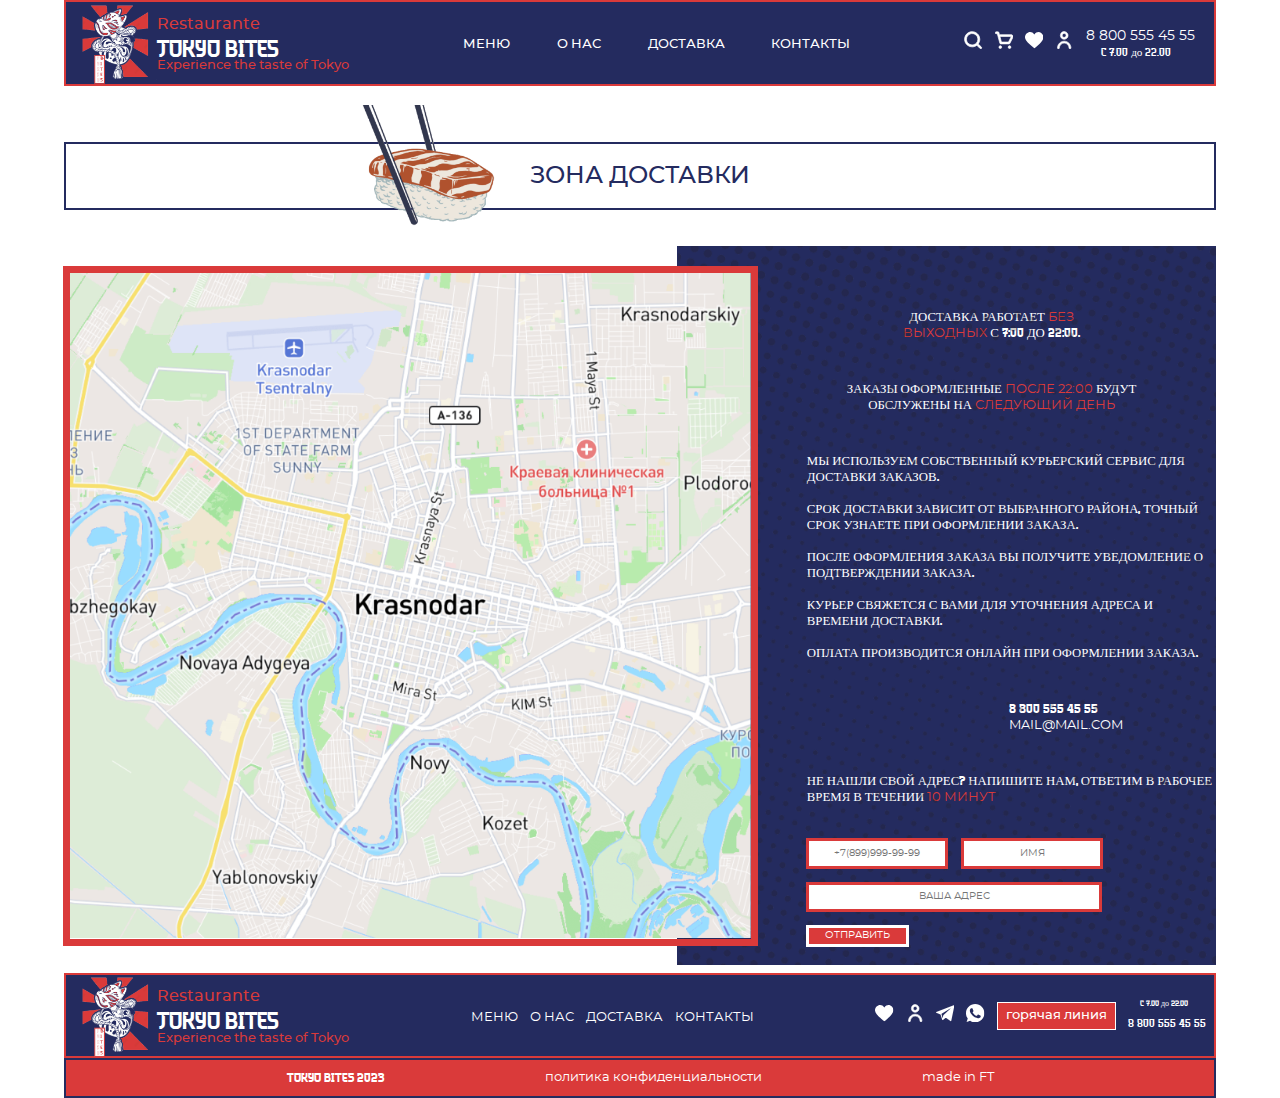
<file: pages/delivery.html>
<!DOCTYPE html>
<html lang="ru">
  <head>
    <title>Доставка</title>
    <meta charset="UTF-8" />
    <meta http-equiv="X-UA-Compatible" content="IE=edge" />
    <meta name="viewport" content="width=device-width, initial-scale=1.0" />
    <meta name="description" content="Описание страницы" />
    <link rel="stylesheet" href="/css/style.css" />
  </head>
  <body>
    <div class="body-container">
      <header class="header-container">
        <div class="wrapper">
          <nav class="header-nav">
            <a href="/" class="header-logo">
              <div class="header-logo-img">
                <img src="/img/logo.png" alt="Logo" />
              </div>
              <div class="header-logo-p">
                <p>Restaurante</p>
                <p class="font-keitaro">Tokyo bites</p>
                <p>Experience the taste of Tokyo</p>
              </div>
            </a>
            <ul class="header-list">
              <li>
                <a class="font-montserrat" href="/pages/menu.html">Меню</a>
              </li>
              <li>
                <a class="font-montserrat" href="/pages/about.html">О нас</a>
              </li>
              <li>
                <a class="font-montserrat" href="/pages/delivery.html"
                  >Доставка</a
                >
              </li>
              <li>
                <a class="font-montserrat" href="/pages/contacts.html"
                  >Контакты</a
                >
              </li>
            </ul>
            <ul class="header-icon">
              <li>
                <button class="search__img" id="searchbtn">
                  <svg>
                    <use href="/img/sprite.svg#search3"></use>
                  </svg>
                </button>
                <div class="header-input" id="header-input">
                  <form method="post" action="/">
                    <input
                      class="input-search"
                      type="text"
                      placeholder="Поиск"
                    />
                    <button class="button-search">
                      <svg>
                        <use href="/img/sprite.svg#search3"></use>
                      </svg>
                    </button>
                  </form>
                </div>
              </li>
              <li>
                <button class="header-icon-basket desktop-device" id="cart">
                  <svg>
                    <use href="/img/sprite.svg#basket3"></use>
                  </svg>
                  <div class="header-icon-basket-3 font-keitaro" id="cart-num">
                    0
                  </div>
                </button>
              </li>
              <li>
                <button class="header-icon-fav desktop-device">
                  <svg>
                    <use href="/img/sprite.svg#fav"></use>
                  </svg>
                  <div class="header-icon-fav-0 font-keitaro" id="fav-num">
                    0
                  </div>
                </button>
              </li>
              <li>
                <a
                  href="/pages/personal.html"
                  class="header-icon-lk desktop-device"
                  ><svg>
                    <use href="/img/sprite.svg#lk3"></use></svg
                ></a>
              </li>
              <div class="header-phone font-keitaro">
                <a href="tel:+78005554555">8 800 555 45 55</a>
                <p class="header-time font-keitaro">c 7.00 до 22.00</p>
              </div>
            </ul>
          </nav>
        </div>
      </header>
      <main class="main-container">
        <div class="wrapper">
          <div class="menu">
            <div class="menu-title font-montserrat">
              Зона доставки
              <div class="menu-img">
                <img src="/img/sushi.png" alt="Суши" />
              </div>
            </div>
          </div>
          <section class="page-delivery">
            <div class="page-delivery-block">
              <p class="delivery-block-p1 font-keitaro">
                Доставка работает <span>без выходных</span> с 7:00 до 22:00.
              </p>
              <p class="delivery-block-p2 font-keitaro">
                заказы оформленные <span>после 22:00</span> будут обслужены на
                <span>следующий день</span>
              </p>
              <ul class="delivery-list">
                <li class="delivery-item font-keitaro">
                  Мы используем собственный курьерский сервис для доставки
                  заказов.
                </li>
                <li class="delivery-item font-keitaro">
                  срок доставки зависит от выбранного района, точный срок
                  узнаете при оформлении заказа.
                </li>
                <li class="delivery-item font-keitaro">
                  После оформления заказа вы получите уведомление о
                  подтверждении заказа.
                </li>
                <li class="delivery-item font-keitaro">
                  Курьер свяжется с вами для уточнения адреса и времени
                  доставки.
                </li>
                <li class="delivery-item font-keitaro">
                  Оплата производится онлайн при оформлении заказа.
                </li>
              </ul>
              <div class="delivery-contacts">
                <a class="font-keitaro" href="tel:+78005554555"
                  >8 800 555 45 55</a
                >
                <a href="mailto:mail@mail.com">mail@mail.com</a>
              </div>
              <p class="delivery-adress font-keitaro">
                не нашли свой адрес? напишите нам, ответим в рабочее время в
                течении <span>10 минут</span>
              </p>
              <form class="delivery-form" action="#">
                <input
                  class="delivery-form-input"
                  type="tel"
                  placeholder="+7(899)999-99-99"
                />
                <input
                  class="delivery-form-input"
                  type="text"
                  placeholder="Имя"
                />
                <input
                  class="delivery-form-input-adress"
                  type="text"
                  placeholder="Ваша адрес"
                />
                <button class="delivery-button-input" type="submit">
                  Отправить
                </button>
              </form>
              <div class="delivery-map">
                <img src="/img/map.png" alt="Map" />
              </div>
            </div>
          </section>
        </div>
      </main>
      <footer class="footer-container">
        <div class="wrapper">
          <nav class="footer-nav">
            <a href="/" class="header-logo">
              <div class="header-logo-img">
                <img src="/img/logo.png" alt="Logo" />
              </div>
              <div class="header-logo-p">
                <p>Restaurante</p>
                <p class="font-keitaro">Tokyo bites</p>
                <p>Experience the taste of Tokyo</p>
              </div>
            </a>
            <div class="footer-menu">
              <ul class="footer-list">
                <li>
                  <a class="font-montserrat" href="/pages/menu.html">Меню</a>
                </li>
                <li>
                  <a class="font-montserrat" href="/pages/about.html">О нас</a>
                </li>
                <li>
                  <a class="font-montserrat" href="/pages/delivery.html"
                    >Доставка</a
                  >
                </li>
                <li>
                  <a class="font-montserrat" href="/pages/contacts.html"
                    >Контакты</a
                  >
                </li>
              </ul>
            </div>
            <ul class="footer-icon">
              <li>
                <a
                  href="/pages/favorite.html"
                  class="header-icon-fav desktop-device"
                  ><svg>
                    <use href="/img/sprite.svg#fav"></use></svg
                ></a>
              </li>
              <li>
                <a
                  href="/pages/personal.html"
                  class="header-icon-lk desktop-device"
                  ><svg>
                    <use href="/img/sprite.svg#lk3"></use></svg
                ></a>
              </li>
              <li>
                <span class="footer-icon-inst desktop-device"
                  ><svg>
                    <use href="/img/sprite.svg#telegram"></use></svg
                ></span>
              </li>
              <li>
                <span class="footer-icon-whatsapp desktop-device"
                  ><svg>
                    <use href="/img/sprite.svg#whatsapp"></use></svg
                ></span>
              </li>
              <li>
                <button class="footer-icon-hot font-montserrat button">
                  горячая линия
                </button>
              </li>
              <li>
                <p class="footer-time font-keitaro">c 7.00 до 22.00</p>
                <a class="footer-phone font-keitaro" href="tel:+78005554555"
                  >8 800 555 45 55</a
                >
              </li>
            </ul>
          </nav>
          <ul class="footer-red">
            <li class="footer-red-p1 font-keitaro">Tokyo bites 2023</li>
            <li class="footer-red-p2 font-montserrat">
              <a href="#">Политика конфиденциальности</a>
            </li>
            <li class="footer-red-p3 font-montserrat">
              <a href="#">made in FT</a>
            </li>
          </ul>
        </div>
      </footer>
    </div>
    <script src="/js/script.js"></script>
  </body>
</html>
</file>
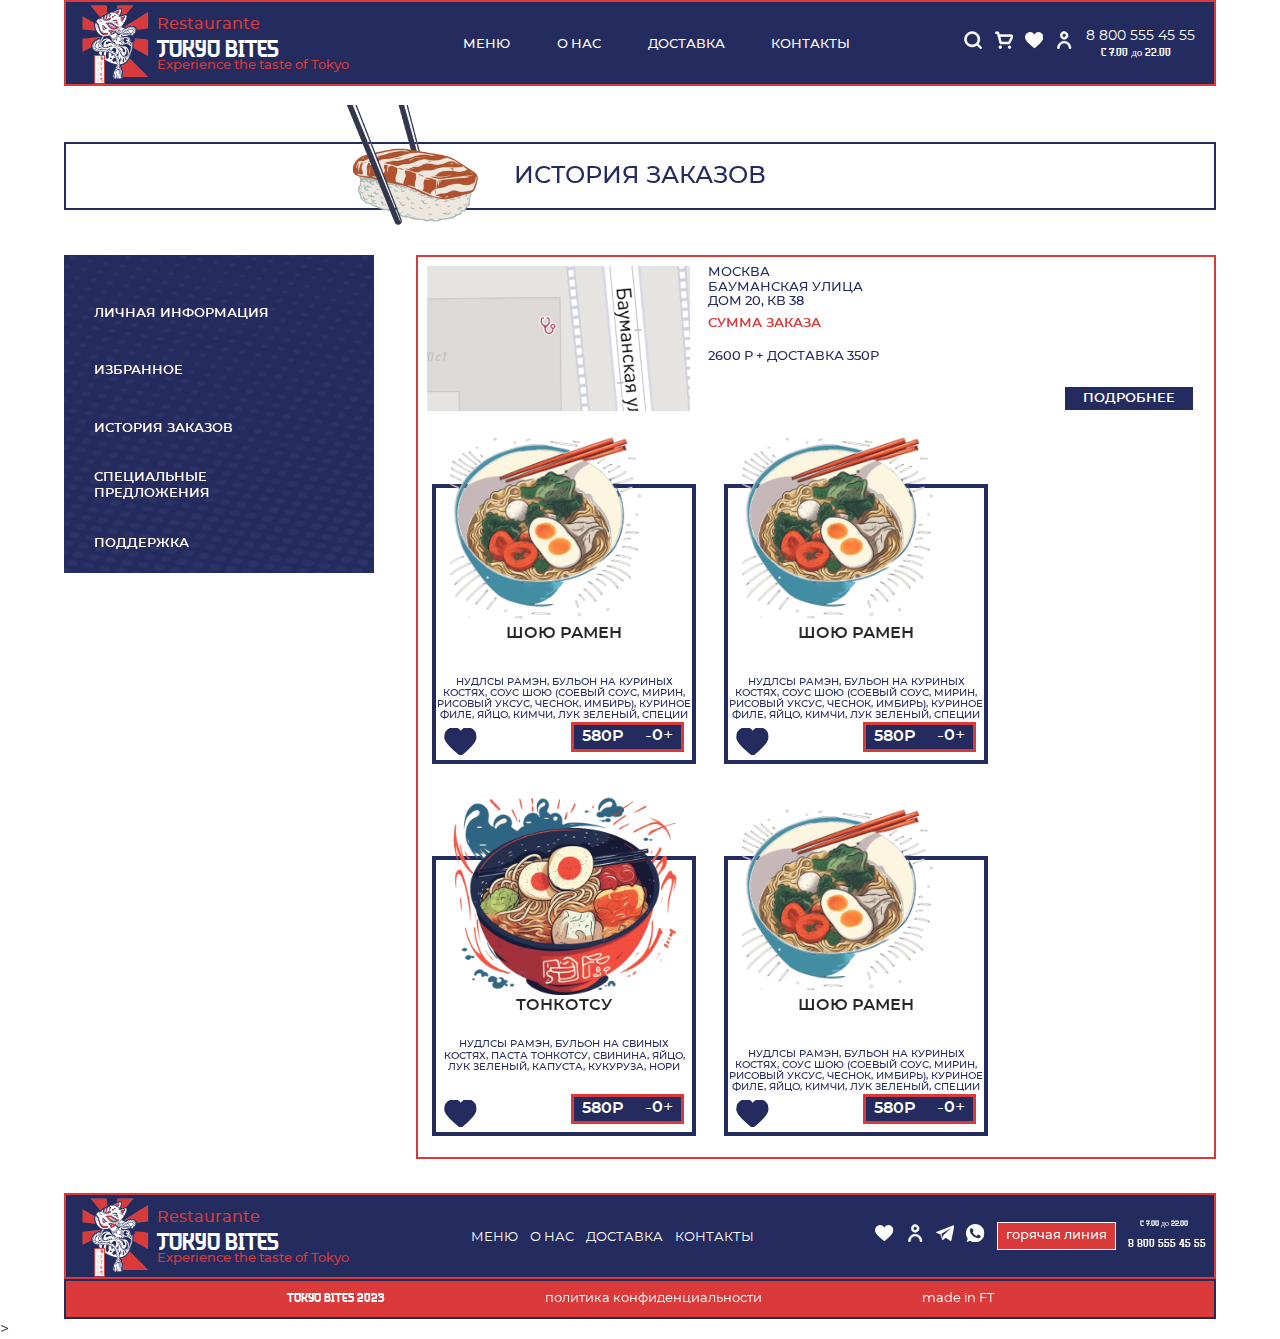
<file: pages/details.html>
<!DOCTYPE html>
<html lang="ru">
  <head>
    <title>Подробная история заказов</title>
    <meta charset="UTF-8" />
    <meta http-equiv="X-UA-Compatible" content="IE=edge" />
    <meta name="viewport" content="width=device-width, initial-scale=1.0" />
    <meta name="description" content="Описание страницы" />
    <link rel="stylesheet" href="/css/style.css" />
  </head>
  <body>
    <div class="body-container">
      <header class="header-container">
        <div class="wrapper">
          <nav class="header-nav">
            <a href="/" class="header-logo">
              <div class="header-logo-img">
                <img src="/img/logo.png" alt="Logo" />
              </div>
              <div class="header-logo-p">
                <p>Restaurante</p>
                <p class="font-keitaro">Tokyo bites</p>
                <p>Experience the taste of Tokyo</p>
              </div>
            </a>
            <ul class="header-list">
              <li>
                <a class="font-montserrat" href="/pages/menu.html">Меню</a>
              </li>
              <li>
                <a class="font-montserrat" href="/pages/about.html">О нас</a>
              </li>
              <li>
                <a class="font-montserrat" href="/pages/delivery.html"
                  >Доставка</a
                >
              </li>
              <li>
                <a class="font-montserrat" href="/pages/contacts.html"
                  >Контакты</a
                >
              </li>
            </ul>
            <ul class="header-icon">
              <li>
                <button class="search__img" id="searchbtn">
                  <svg>
                    <use href="/img/sprite.svg#search3"></use>
                  </svg>
                </button>
                <div class="header-input" id="header-input">
                  <form method="post" action="/">
                    <input
                      class="input-search"
                      type="text"
                      placeholder="Поиск"
                    />
                    <button class="button-search">
                      <svg>
                        <use href="/img/sprite.svg#search3"></use>
                      </svg>
                    </button>
                  </form>
                </div>
              </li>
              <li>
                <button class="header-icon-basket desktop-device" id="cart">
                  <svg>
                    <use href="/img/sprite.svg#basket3"></use>
                  </svg>
                  <div class="header-icon-basket-3 font-keitaro" id="cart-num">
                    0
                  </div>
                </button>
              </li>
              <li>
                <button class="header-icon-fav desktop-device">
                  <svg>
                    <use href="/img/sprite.svg#fav"></use>
                  </svg>
                  <div class="header-icon-fav-0 font-keitaro" id="fav-num">
                    0
                  </div>
                </button>
              </li>
              <li>
                <a
                  href="/pages/personal.html"
                  class="header-icon-lk desktop-device"
                  ><svg>
                    <use href="/img/sprite.svg#lk3"></use></svg
                ></a>
              </li>
              <div class="header-phone font-keitaro">
                <a href="tel:+78005554555">8 800 555 45 55</a>
                <p class="header-time font-keitaro">c 7.00 до 22.00</p>
              </div>
            </ul>
          </nav>
        </div>
      </header>
      <main class="main-container">
        <div class="wrapper">
          <section class="page-details">
            <div class="menu">
              <div class="menu-title font-montserrat">
                История заказов
                <div class="menu-img">
                  <img src="/img/sushi.png" alt="Суши" />
                </div>
              </div>
            </div>
            <div class="section-details">
              <div>
                <ul class="details-sidebar">
                  <li class="details-sidebar-item">
                    <a href="/pages/personal.html"
                      ><span class="details-sidebar-title"
                        >Личная информация</span
                      ><span class="details-sidebar-img"
                        ><img src="/img/personal-icon.png" alt="" /></span
                    ></a>
                  </li>

                  <li class="details-sidebar-item">
                    <a href="/pages/favorite.html"
                      ><span class="details-sidebar-title">Избранное</span
                      ><span class="details-sidebar-img"
                        ><img src="/img/favourite-icon.png" alt="" /></span
                    ></a>
                  </li>
                  <li class="details-sidebar-item">
                    <a href="/pages/history.html"
                      ><span class="details-sidebar-title">История заказов</span
                      ><span class="details-sidebar-img"
                        ><img src="/img/history-icon.png" alt="" /></span
                    ></a>
                  </li>
                  <li class="details-sidebar-item">
                    <a href="#"
                      ><span class="details-sidebar-title"
                        >Специальные предложения</span
                      ><span class="details-sidebar-img"
                        ><img src="/img/personal-icon.png" alt="" /></span
                    ></a>
                  </li>
                  <li class="details-sidebar-item">
                    <a href="#"
                      ><span class="details-sidebar-title">Поддержка</span
                      ><span class="details-sidebar-img"
                        ><img src="/img/personal-icon.png" alt="" /></span
                    ></a>
                  </li>
                </ul>
              </div>

              <div class="details-block">
                <div class="details-block-table">
                  <div class="details-block-first">
                    <div class="details-block-img">
                      <img src="/content/history-map.png" alt="map" />
                    </div>
                    <div>
                      <h2 class="details-block-adress">
                        москва <br />
                        бауманская улица дом 20, кв 38
                      </h2>
                      <h3 class="details-block-price">Сумма заказа</h3>
                      <p class="details-block-delivery">
                        2600 р + доставка 350р
                      </p>
                    </div>
                    <button class="details-block-button">Подробнее</button>
                  </div>
                  <div class="details-cards">
                    <div class="page-menu-card">
                      <div class="page-menu-card-img">
                        <img src="/content/page_menu2.png" alt="" />
                      </div>
                      <p class="page-menu-card-name">Шою Рамен</p>
                      <h4>
                        Нудлсы рамэн, Бульон на куриных костях, Соус шою (соевый
                        соус, мирин, рисовый уксус, чеснок, имбирь), Куриное
                        филе, Яйцо, Кимчи, Лук зеленый, Специи
                      </h4>
                      <span class="page-menu-icon"
                        ><svg><use href="/img/sprite.svg#fav"></use></svg
                      ></span>
                      <div class="page-menu-click button font-keitaro">
                        <p>580P</p>
                        <div class="page-menu-click-item">
                          <button class="menu-click-button">-</button>
                          <p class="menu-click-button">0</p>
                          <button class="menu-click-button">+</button>
                        </div>
                      </div>
                    </div>
                    <div class="page-menu-card">
                      <div class="page-menu-card-img">
                        <img src="/content/page_menu2.png" alt="" />
                      </div>
                      <p class="page-menu-card-name">Шою Рамен</p>
                      <h4>
                        Нудлсы рамэн, Бульон на куриных костях, Соус шою (соевый
                        соус, мирин, рисовый уксус, чеснок, имбирь), Куриное
                        филе, Яйцо, Кимчи, Лук зеленый, Специи
                      </h4>
                      <span class="page-menu-icon"
                        ><svg><use href="/img/sprite.svg#fav"></use></svg
                      ></span>
                      <div class="page-menu-click button font-keitaro">
                        <p>580P</p>
                        <div class="page-menu-click-item">
                          <button class="menu-click-button">-</button>
                          <p class="menu-click-button">0</p>
                          <button class="menu-click-button">+</button>
                        </div>
                      </div>
                    </div>
                    <div class="page-menu-card">
                      <p class="page-menu-card-name">Тонкотсу</p>
                      <div class="page-menu-card-img">
                        <img src="/content/page_menu1.png" alt="" />
                      </div>
                      <h4>
                        Нудлсы рамэн, Бульон на свиных костях, Паста тонкотсу,
                        Свинина, Яйцо, Лук зеленый, Капуста, Кукуруза, Нори
                      </h4>
                      <span class="page-menu-icon"
                        ><svg><use href="/img/sprite.svg#fav"></use></svg
                      ></span>
                      <div class="page-menu-click button font-keitaro">
                        <p>580P</p>
                        <div class="page-menu-click-item">
                          <button class="menu-click-button">-</button>
                          <p class="menu-click-button">0</p>
                          <button class="menu-click-button">+</button>
                        </div>
                      </div>
                    </div>
                    <div class="page-menu-card">
                      <div class="page-menu-card-img">
                        <img src="/content/page_menu2.png" alt="" />
                      </div>
                      <p class="page-menu-card-name">Шою Рамен</p>
                      <h4>
                        Нудлсы рамэн, Бульон на куриных костях, Соус шою (соевый
                        соус, мирин, рисовый уксус, чеснок, имбирь), Куриное
                        филе, Яйцо, Кимчи, Лук зеленый, Специи
                      </h4>
                      <span class="page-menu-icon"
                        ><svg><use href="/img/sprite.svg#fav"></use></svg
                      ></span>
                      <div class="page-menu-click button font-keitaro">
                        <p>580P</p>
                        <div class="page-menu-click-item">
                          <button class="menu-click-button">-</button>
                          <p class="menu-click-button">0</p>
                          <button class="menu-click-button">+</button>
                        </div>
                      </div>
                    </div>
                  </div>
                </div>
              </div>
            </div>
          </section>
        </div>
      </main>
      <footer class="footer-container">
        <div class="wrapper">
          <nav class="footer-nav">
            <a href="/" class="header-logo">
              <div class="header-logo-img">
                <img src="/img/logo.png" alt="Logo" />
              </div>
              <div class="header-logo-p">
                <p>Restaurante</p>
                <p class="font-keitaro">Tokyo bites</p>
                <p>Experience the taste of Tokyo</p>
              </div>
            </a>
            <div class="footer-menu">
              <ul class="footer-list">
                <li>
                  <a class="font-montserrat" href="/pages/menu.html">Меню</a>
                </li>
                <li>
                  <a class="font-montserrat" href="/pages/about.html">О нас</a>
                </li>
                <li>
                  <a class="font-montserrat" href="/pages/delivery.html"
                    >Доставка</a
                  >
                </li>
                <li>
                  <a class="font-montserrat" href="/pages/contacts.html"
                    >Контакты</a
                  >
                </li>
              </ul>
            </div>
            <ul class="footer-icon">
              <li>
                <a
                  href="/pages/favorite.html"
                  class="header-icon-fav desktop-device"
                  ><svg>
                    <use href="/img/sprite.svg#fav"></use></svg
                ></a>
              </li>
              <li>
                <a
                  href="/pages/personal.html"
                  class="header-icon-lk desktop-device"
                  ><svg>
                    <use href="/img/sprite.svg#lk3"></use></svg
                ></a>
              </li>
              <li>
                <span class="footer-icon-inst desktop-device"
                  ><svg>
                    <use href="/img/sprite.svg#telegram"></use></svg
                ></span>
              </li>
              <li>
                <span class="footer-icon-whatsapp desktop-device"
                  ><svg>
                    <use href="/img/sprite.svg#whatsapp"></use></svg
                ></span>
              </li>
              <li>
                <button class="footer-icon-hot font-montserrat button">
                  горячая линия
                </button>
              </li>
              <li>
                <p class="footer-time font-keitaro">c 7.00 до 22.00</p>
                <a class="footer-phone font-keitaro" href="tel:+78005554555"
                  >8 800 555 45 55</a
                >
              </li>
            </ul>
          </nav>
          <ul class="footer-red">
            <li class="footer-red-p1 font-keitaro">Tokyo bites 2023</li>
            <li class="footer-red-p2 font-montserrat">
              <a href="#">Политика конфиденциальности</a>
            </li>
            <li class="footer-red-p3 font-montserrat">
              <a href="#">made in FT</a>
            </li>
          </ul>
        </div>
      </footer>
      >
    </div>
    <script src="/js/script.js"></script>
  </body>
</html>
</file>
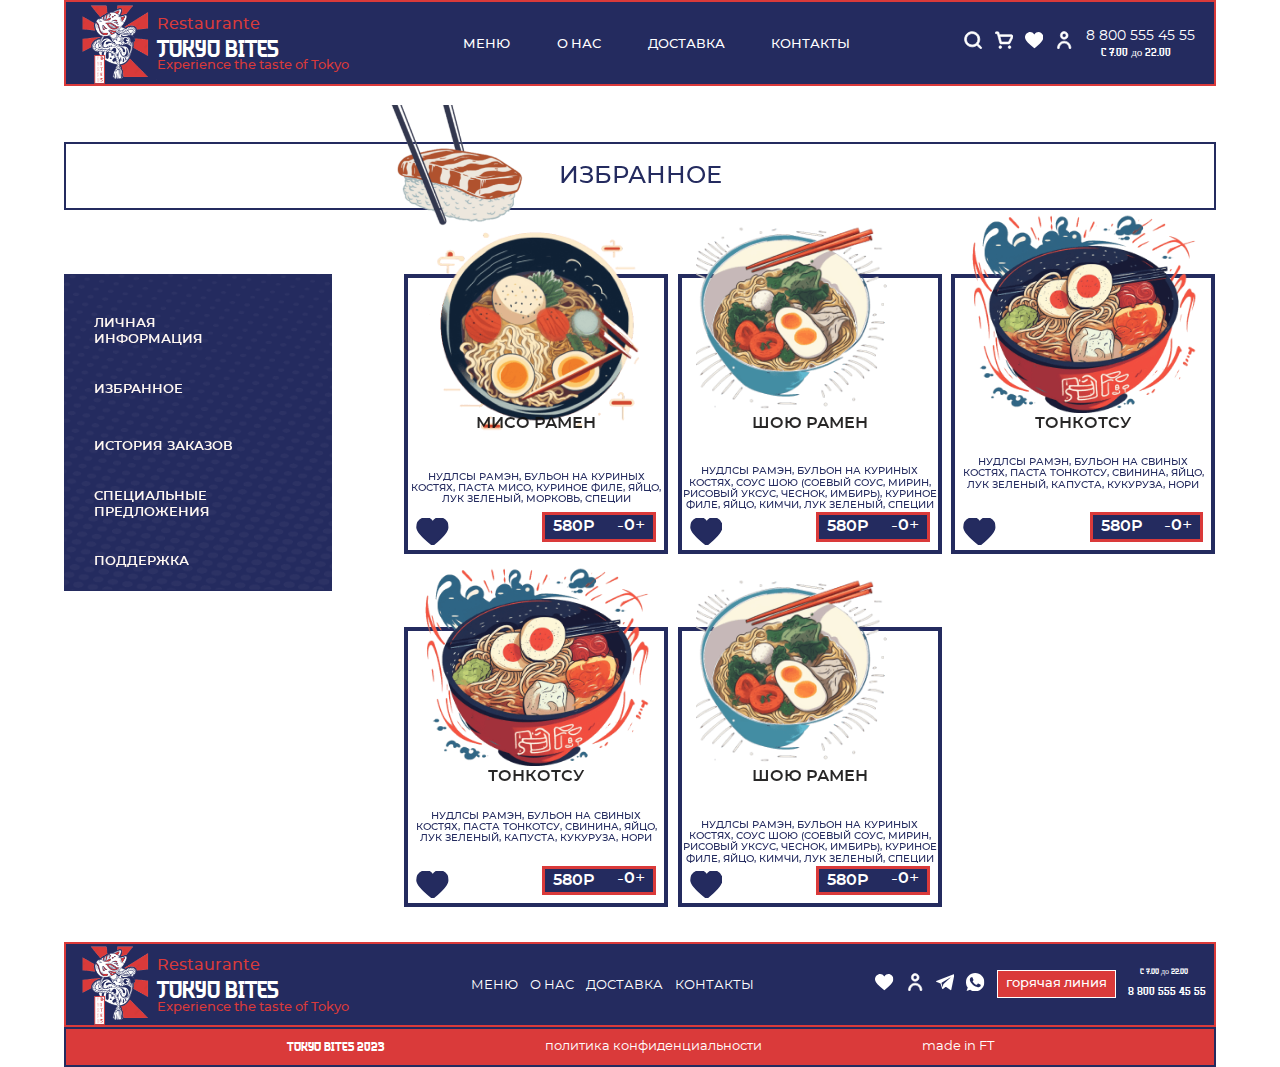
<file: pages/favorite.html>
<!DOCTYPE html>
<html lang="ru">
  <head>
    <title>Избранное</title>
    <meta charset="UTF-8" />
    <meta http-equiv="X-UA-Compatible" content="IE=edge" />
    <meta name="viewport" content="width=device-width, initial-scale=1.0" />
    <meta name="description" content="Описание страницы" />
    <link rel="stylesheet" href="/css/style.css" />
  </head>
  <body>
    <div class="body-container">
      <header class="header-container">
        <div class="wrapper">
          <nav class="header-nav">
            <a href="/" class="header-logo">
              <div class="header-logo-img">
                <img src="/img/logo.png" alt="Logo" />
              </div>
              <div class="header-logo-p">
                <p>Restaurante</p>
                <p class="font-keitaro">Tokyo bites</p>
                <p>Experience the taste of Tokyo</p>
              </div>
            </a>
            <ul class="header-list">
              <li>
                <a class="font-montserrat" href="/pages/menu.html">Меню</a>
              </li>
              <li>
                <a class="font-montserrat" href="/pages/about.html">О нас</a>
              </li>
              <li>
                <a class="font-montserrat" href="/pages/delivery.html"
                  >Доставка</a
                >
              </li>
              <li>
                <a class="font-montserrat" href="/pages/contacts.html"
                  >Контакты</a
                >
              </li>
            </ul>
            <ul class="header-icon">
              <li>
                <button class="search__img" id="searchbtn">
                  <svg>
                    <use href="/img/sprite.svg#search3"></use>
                  </svg>
                </button>
                <div class="header-input" id="header-input">
                  <form method="post" action="/">
                    <input
                      class="input-search"
                      type="text"
                      placeholder="Поиск"
                    />
                    <button class="button-search">
                      <svg>
                        <use href="/img/sprite.svg#search3"></use>
                      </svg>
                    </button>
                  </form>
                </div>
              </li>
              <li>
                <button class="header-icon-basket desktop-device" id="cart">
                  <svg>
                    <use href="/img/sprite.svg#basket3"></use>
                  </svg>
                  <div class="header-icon-basket-3 font-keitaro" id="cart-num">
                    0
                  </div>
                </button>
              </li>
              <li>
                <button class="header-icon-fav desktop-device">
                  <svg>
                    <use href="/img/sprite.svg#fav"></use>
                  </svg>
                  <div class="header-icon-fav-0 font-keitaro" id="fav-num">
                    0
                  </div>
                </button>
              </li>
              <li>
                <a
                  href="/pages/personal.html"
                  class="header-icon-lk desktop-device"
                  ><svg>
                    <use href="/img/sprite.svg#lk3"></use></svg
                ></a>
              </li>
              <div class="header-phone font-keitaro">
                <a href="tel:+78005554555">8 800 555 45 55</a>
                <p class="header-time font-keitaro">c 7.00 до 22.00</p>
              </div>
            </ul>
          </nav>
        </div>
      </header>
      <main class="main-container">
        <div class="wrapper">
          <section>
            <div>
              <div class="menu">
              <div class="menu-title font-montserrat">
                Избранное
                <div class="menu-img">
                  <img src="/img/sushi.png" alt="Суши" />
                </div>
              </div>
            </div>
              <div class="section-favorite">
                <div>
                  <ul class="favorite-sidebar">
                    <li class="favorite-sidebar-item">
                      <a href="/pages/personal.html"
                        ><span class="favorite-sidebar-title">Личная информация</span
                        ><span class="favorite-sidebar-img"
                          ><img src="/img/personal-icon.png" alt="" /></span
                      ></a>
                    </li>
  
                    <li class="favorite-sidebar-item">
                      <a href="/pages/favorite.html"
                        ><span class="favorite-sidebar-title">Избранное</span
                        ><span class="favorite-sidebar-img"
                          ><img src="/img/favourite-icon.png" alt="" /></span
                      ></a>
                    </li>
                    <li class="favorite-sidebar-item">
                      <a href="/pages/history.html"
                        ><span class="favorite-sidebar-title">История заказов</span
                        ><span class="favorite-sidebar-img"
                          ><img src="/img/history-icon.png" alt="" /></span
                      ></a>
                    </li>
                    <li class="favorite-sidebar-item">
                      <a href="#"
                        ><span class="favorite-sidebar-title">Специальные предложения</span
                        ><span class="favorite-sidebar-img"
                          ><img src="/img/personal-icon.png" alt="" /></span
                      ></a>
                    </li>
                    <li class="favorite-sidebar-item">
                      <a href="#"
                        ><span class="favorite-sidebar-title">Поддержка</span
                        ><span class="favorite-sidebar-img"
                          ><img src="/img/personal-icon.png" alt="" /></span
                      ></a>
                    </li>
                  </ul>
                </div>
                <section class="favorite-cards">
                  <div class="page-menu-card">
                    <div class="page-menu-card-img">
                      <img src="/content/page_menu3.png" alt="" />
                    </div>
                    <p class="page-menu-card-name">Мисо рамен</p>
                    <h4>
                      Нудлсы рамэн, Бульон на куриных костях, Паста мисо,
                      Куриное филе, Яйцо, Лук зеленый, Морковь, Специи
                    </h4>
                    <span class="page-menu-icon"
                      ><svg><use href="/img/sprite.svg#fav"></use></svg
                    ></span>
                    <div class="page-menu-click button font-keitaro">
                      <p>580P</p>
                      <div class="page-menu-click-item">
                        <button class="menu-click-button">-</button>
                        <p class="menu-click-button">0</p>
                        <button class="menu-click-button">+</button>
                      </div>
                    </div>
                  </div>
                  <div class="page-menu-card">
                    <div class="page-menu-card-img">
                      <img src="/content/page_menu2.png" alt="" />
                    </div>
                    <p class="page-menu-card-name">Шою Рамен</p>
                    <h4>
                      Нудлсы рамэн, Бульон на куриных костях, Соус шою (соевый
                      соус, мирин, рисовый уксус, чеснок, имбирь), Куриное филе,
                      Яйцо, Кимчи, Лук зеленый, Специи
                    </h4>
                    <span class="page-menu-icon"
                      ><svg><use href="/img/sprite.svg#fav"></use></svg
                    ></span>
                    <div class="page-menu-click button font-keitaro">
                      <p>580P</p>
                      <div class="page-menu-click-item">
                        <button class="menu-click-button">-</button>
                        <p class="menu-click-button">0</p>
                        <button class="menu-click-button">+</button>
                      </div>
                    </div>
                  </div>
                  <div class="page-menu-card">
                    <p class="page-menu-card-name">Тонкотсу</p>
                    <div class="page-menu-card-img">
                      <img src="/content/page_menu1.png" alt="" />
                    </div>
                    <h4>
                      Нудлсы рамэн, Бульон на свиных костях, Паста тонкотсу,
                      Свинина, Яйцо, Лук зеленый, Капуста, Кукуруза, Нори
                    </h4>
                    <span class="page-menu-icon"
                      ><svg><use href="/img/sprite.svg#fav"></use></svg
                    ></span>
                    <div class="page-menu-click button font-keitaro">
                      <p>580P</p>
                      <div class="page-menu-click-item">
                        <button class="menu-click-button">-</button>
                        <p class="menu-click-button">0</p>
                        <button class="menu-click-button">+</button>
                      </div>
                    </div>
                  </div>
                  <div class="page-menu-card">
                    <p class="page-menu-card-name">Тонкотсу</p>
                    <div class="page-menu-card-img">
                      <img src="/content/page_menu1.png" alt="" />
                    </div>
                    <h4>
                      Нудлсы рамэн, Бульон на свиных костях, Паста тонкотсу,
                      Свинина, Яйцо, Лук зеленый, Капуста, Кукуруза, Нори
                    </h4>
                    <span class="page-menu-icon"
                      ><svg><use href="/img/sprite.svg#fav"></use></svg
                    ></span>
                    <div class="page-menu-click button font-keitaro">
                      <p>580P</p>
                      <div class="page-menu-click-item">
                        <button class="menu-click-button">-</button>
                        <p class="menu-click-button">0</p>
                        <button class="menu-click-button">+</button>
                      </div>
                    </div>
                  </div>
                  <div class="page-menu-card">
                    <div class="page-menu-card-img">
                      <img src="/content/page_menu2.png" alt="" />
                    </div>
                    <p class="page-menu-card-name">Шою Рамен</p>
                    <h4>
                      Нудлсы рамэн, Бульон на куриных костях, Соус шою (соевый
                      соус, мирин, рисовый уксус, чеснок, имбирь), Куриное филе,
                      Яйцо, Кимчи, Лук зеленый, Специи
                    </h4>
                    <span class="page-menu-icon"
                      ><svg><use href="/img/sprite.svg#fav"></use></svg
                    ></span>
                    <div class="page-menu-click button font-keitaro">
                      <p>580P</p>
                      <div class="page-menu-click-item">
                        <button class="menu-click-button">-</button>
                        <p class="menu-click-button">0</p>
                        <button class="menu-click-button">+</button>
                      </div>
                    </div>
                  </div>
                  
                </section>
               
            </div>
          </section>
        </div>
      </main>
            <footer class="footer-container">
        <div class="wrapper">
          <nav class="footer-nav">
            <a href="/" class="header-logo">
              <div class="header-logo-img">
                <img src="/img/logo.png" alt="Logo" />
              </div>
              <div class="header-logo-p">
                <p>Restaurante</p>
                <p class="font-keitaro">Tokyo bites</p>
                <p>Experience the taste of Tokyo</p>
              </div>
            </a>
            <div class="footer-menu">
              <ul class="footer-list">
                <li>
                  <a class="font-montserrat" href="/pages/menu.html">Меню</a>
                </li>
                <li>
                  <a class="font-montserrat" href="/pages/about.html">О нас</a>
                </li>
                <li>
                  <a class="font-montserrat" href="/pages/delivery.html"
                    >Доставка</a
                  >
                </li>
                <li>
                  <a class="font-montserrat" href="/pages/contacts.html"
                    >Контакты</a
                  >
                </li>
              </ul>
            </div>
            <ul class="footer-icon">
              <li>
                <a
                  href="/pages/favorite.html"
                  class="header-icon-fav desktop-device"
                  ><svg>
                    <use href="/img/sprite.svg#fav"></use></svg
                ></a>
              </li>
              <li>
                <a
                  href="/pages/personal.html"
                  class="header-icon-lk desktop-device"
                  ><svg>
                    <use href="/img/sprite.svg#lk3"></use></svg
                ></a>
              </li>
              <li>
                <span class="footer-icon-inst desktop-device"
                  ><svg>
                    <use href="/img/sprite.svg#telegram"></use></svg
                ></span>
              </li>
              <li>
                <span class="footer-icon-whatsapp desktop-device"
                  ><svg>
                    <use href="/img/sprite.svg#whatsapp"></use></svg
                ></span>
              </li>
              <li>
                <button class="footer-icon-hot font-montserrat button">
                  горячая линия
                </button>
              </li>
              <li>
                <p class="footer-time font-keitaro">c 7.00 до 22.00</p>
                <a class="footer-phone font-keitaro" href="tel:+78005554555"
                  >8 800 555 45 55</a
                >
              </li>
            </ul>
          </nav>
          <ul class="footer-red">
            <li class="footer-red-p1 font-keitaro">Tokyo bites 2023</li>
            <li class="footer-red-p2 font-montserrat">
              <a href="#">Политика конфиденциальности</a>
            </li>
            <li class="footer-red-p3 font-montserrat">
              <a href="#">made in FT</a>
            </li>
          </ul>
        </div>
      </footer>
    </div>
    <script src="/js/script.js"></script>
  </body>
</html>
</file>
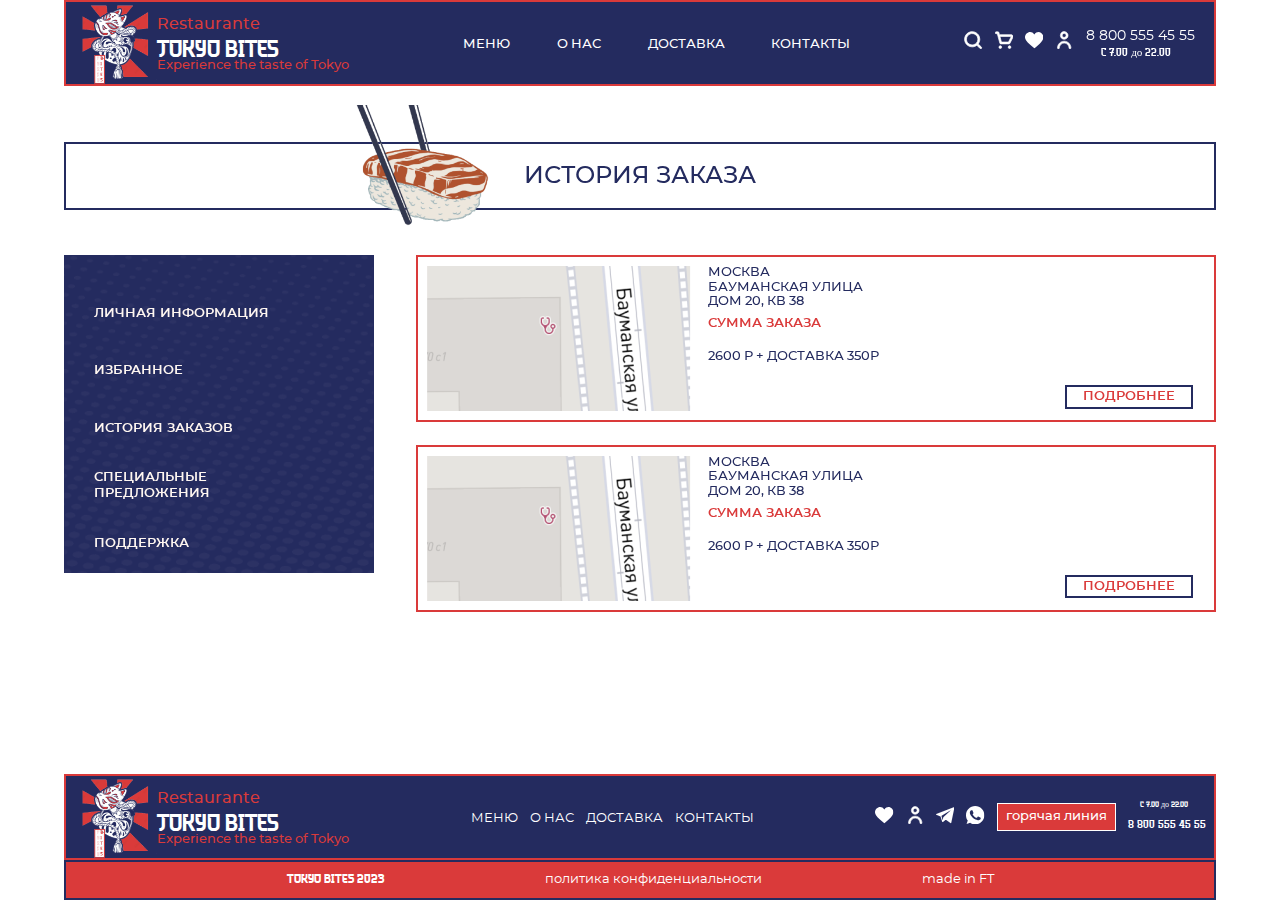
<file: pages/history.html>
<!DOCTYPE html>
<html lang="ru">
  <head>
    <title>История заказов</title>
    <meta charset="UTF-8" />
    <meta http-equiv="X-UA-Compatible" content="IE=edge" />
    <meta name="viewport" content="width=device-width, initial-scale=1.0" />
    <meta name="description" content="Описание страницы" />
    <link rel="stylesheet" href="/css/style.css" />
  </head>
  <body>
    <div class="body-container">
      <header class="header-container">
        <div class="wrapper">
          <nav class="header-nav">
            <a href="/" class="header-logo">
              <div class="header-logo-img">
                <img src="/img/logo.png" alt="Logo" />
              </div>
              <div class="header-logo-p">
                <p>Restaurante</p>
                <p class="font-keitaro">Tokyo bites</p>
                <p>Experience the taste of Tokyo</p>
              </div>
            </a>
            <ul class="header-list">
              <li>
                <a class="font-montserrat" href="/pages/menu.html">Меню</a>
              </li>
              <li>
                <a class="font-montserrat" href="/pages/about.html">О нас</a>
              </li>
              <li>
                <a class="font-montserrat" href="/pages/delivery.html"
                  >Доставка</a
                >
              </li>
              <li>
                <a class="font-montserrat" href="/pages/contacts.html"
                  >Контакты</a
                >
              </li>
            </ul>
            <ul class="header-icon">
              <li>
                <button class="search__img" id="searchbtn">
                  <svg>
                    <use href="/img/sprite.svg#search3"></use>
                  </svg>
                </button>
                <div class="header-input" id="header-input">
                  <form method="post" action="/">
                    <input
                      class="input-search"
                      type="text"
                      placeholder="Поиск"
                    />
                    <button class="button-search">
                      <svg>
                        <use href="/img/sprite.svg#search3"></use>
                      </svg>
                    </button>
                  </form>
                </div>
              </li>
              <li>
                <button class="header-icon-basket desktop-device" id="cart">
                  <svg>
                    <use href="/img/sprite.svg#basket3"></use>
                  </svg>
                  <div class="header-icon-basket-3 font-keitaro" id="cart-num">
                    0
                  </div>
                </button>
              </li>
              <li>
                <button class="header-icon-fav desktop-device">
                  <svg>
                    <use href="/img/sprite.svg#fav"></use>
                  </svg>
                  <div class="header-icon-fav-0 font-keitaro" id="fav-num">
                    0
                  </div>
                </button>
              </li>
              <li>
                <a
                  href="/pages/personal.html"
                  class="header-icon-lk desktop-device"
                  ><svg>
                    <use href="/img/sprite.svg#lk3"></use></svg
                ></a>
              </li>
              <div class="header-phone font-keitaro">
                <a href="tel:+78005554555">8 800 555 45 55</a>
                <p class="header-time font-keitaro">c 7.00 до 22.00</p>
              </div>
            </ul>
          </nav>
        </div>
      </header>
      <main class="main-container">
        <div class="wrapper">
          <section class="page-history">
            <div class="menu">
              <div class="menu-title font-montserrat">
                История заказа
                <div class="menu-img">
                  <img src="/img/sushi.png" alt="Суши" />
                </div>
              </div>
            </div>
            <div class="section-history">
              <div>
                <ul class="history-sidebar">
                  <li class="history-sidebar-item">
                    <a href="/pages/personal.html"
                      ><span class="history-sidebar-title"
                        >Личная информация</span
                      ><span class="history-sidebar-img"
                        ><img src="/img/personal-icon.png" alt="" /></span
                    ></a>
                  </li>

                  <li class="history-sidebar-item">
                    <a href="/pages/favorite.html"
                      ><span class="history-sidebar-title">Избранное</span
                      ><span class="history-sidebar-img"
                        ><img src="/img/favourite-icon.png" alt="" /></span
                    ></a>
                  </li>
                  <li class="history-sidebar-item">
                    <a href="/pages/history.html"
                      ><span class="history-sidebar-title">История заказов</span
                      ><span class="history-sidebar-img"
                        ><img src="/img/history-icon.png" alt="" /></span
                    ></a>
                  </li>
                  <li class="history-sidebar-item">
                    <a href="#"
                      ><span class="history-sidebar-title"
                        >Специальные предложения</span
                      ><span class="history-sidebar-img"
                        ><img src="/img/personal-icon.png" alt="" /></span
                    ></a>
                  </li>
                  <li class="history-sidebar-item">
                    <a href="#"
                      ><span class="history-sidebar-title">Поддержка</span
                      ><span class="history-sidebar-img"
                        ><img src="/img/personal-icon.png" alt="" /></span
                    ></a>
                  </li>
                </ul>
              </div>

              <div class="history-block">
                <div class="history-block-table">
                  <div class="history-block-img">
                    <img src="/content/history-map.png" alt="map" />
                  </div>
                  <div>
                    <h2 class="history-block-adress">
                      москва <br />
                      бауманская улица дом 20, кв 38
                    </h2>
                    <h3 class="history-block-price">Сумма заказа</h3>
                    <p class="history-block-delivery">2600 р + доставка 350р</p>
                  </div>
                  <a href="/pages/details.html" class="history-block-button"
                    >Подробнее</a
                  >
                </div>
                <div class="history-block-table">
                  <div class="history-block-img">
                    <img src="/content/history-map.png" alt="map" />
                  </div>
                  <div>
                    <h2 class="history-block-adress">
                      москва <br />
                      бауманская улица дом 20, кв 38
                    </h2>
                    <h3 class="history-block-price">Сумма заказа</h3>
                    <p class="history-block-delivery">2600 р + доставка 350р</p>
                  </div>
                  <a href="/pages/details.html" class="history-block-button"
                    >Подробнее</a
                  >
                </div>
              </div>
            </div>
          </section>
        </div>
      </main>
      <footer class="footer-container">
        <div class="wrapper">
          <nav class="footer-nav">
            <a href="/" class="header-logo">
              <div class="header-logo-img">
                <img src="/img/logo.png" alt="Logo" />
              </div>
              <div class="header-logo-p">
                <p>Restaurante</p>
                <p class="font-keitaro">Tokyo bites</p>
                <p>Experience the taste of Tokyo</p>
              </div>
            </a>
            <div class="footer-menu">
              <ul class="footer-list">
                <li>
                  <a class="font-montserrat" href="/pages/menu.html">Меню</a>
                </li>
                <li>
                  <a class="font-montserrat" href="/pages/about.html">О нас</a>
                </li>
                <li>
                  <a class="font-montserrat" href="/pages/delivery.html"
                    >Доставка</a
                  >
                </li>
                <li>
                  <a class="font-montserrat" href="/pages/contacts.html"
                    >Контакты</a
                  >
                </li>
              </ul>
            </div>
            <ul class="footer-icon">
              <li>
                <a
                  href="/pages/favorite.html"
                  class="header-icon-fav desktop-device"
                  ><svg>
                    <use href="/img/sprite.svg#fav"></use></svg
                ></a>
              </li>
              <li>
                <a
                  href="/pages/personal.html"
                  class="header-icon-lk desktop-device"
                  ><svg>
                    <use href="/img/sprite.svg#lk3"></use></svg
                ></a>
              </li>
              <li>
                <span class="footer-icon-inst desktop-device"
                  ><svg>
                    <use href="/img/sprite.svg#telegram"></use></svg
                ></span>
              </li>
              <li>
                <span class="footer-icon-whatsapp desktop-device"
                  ><svg>
                    <use href="/img/sprite.svg#whatsapp"></use></svg
                ></span>
              </li>
              <li>
                <button class="footer-icon-hot font-montserrat button">
                  горячая линия
                </button>
              </li>
              <li>
                <p class="footer-time font-keitaro">c 7.00 до 22.00</p>
                <a class="footer-phone font-keitaro" href="tel:+78005554555"
                  >8 800 555 45 55</a
                >
              </li>
            </ul>
          </nav>
          <ul class="footer-red">
            <li class="footer-red-p1 font-keitaro">Tokyo bites 2023</li>
            <li class="footer-red-p2 font-montserrat">
              <a href="#">Политика конфиденциальности</a>
            </li>
            <li class="footer-red-p3 font-montserrat">
              <a href="#">made in FT</a>
            </li>
          </ul>
        </div>
      </footer>
    </div>
    <script src="/js/script.js"></script>
  </body>
</html>
</file>
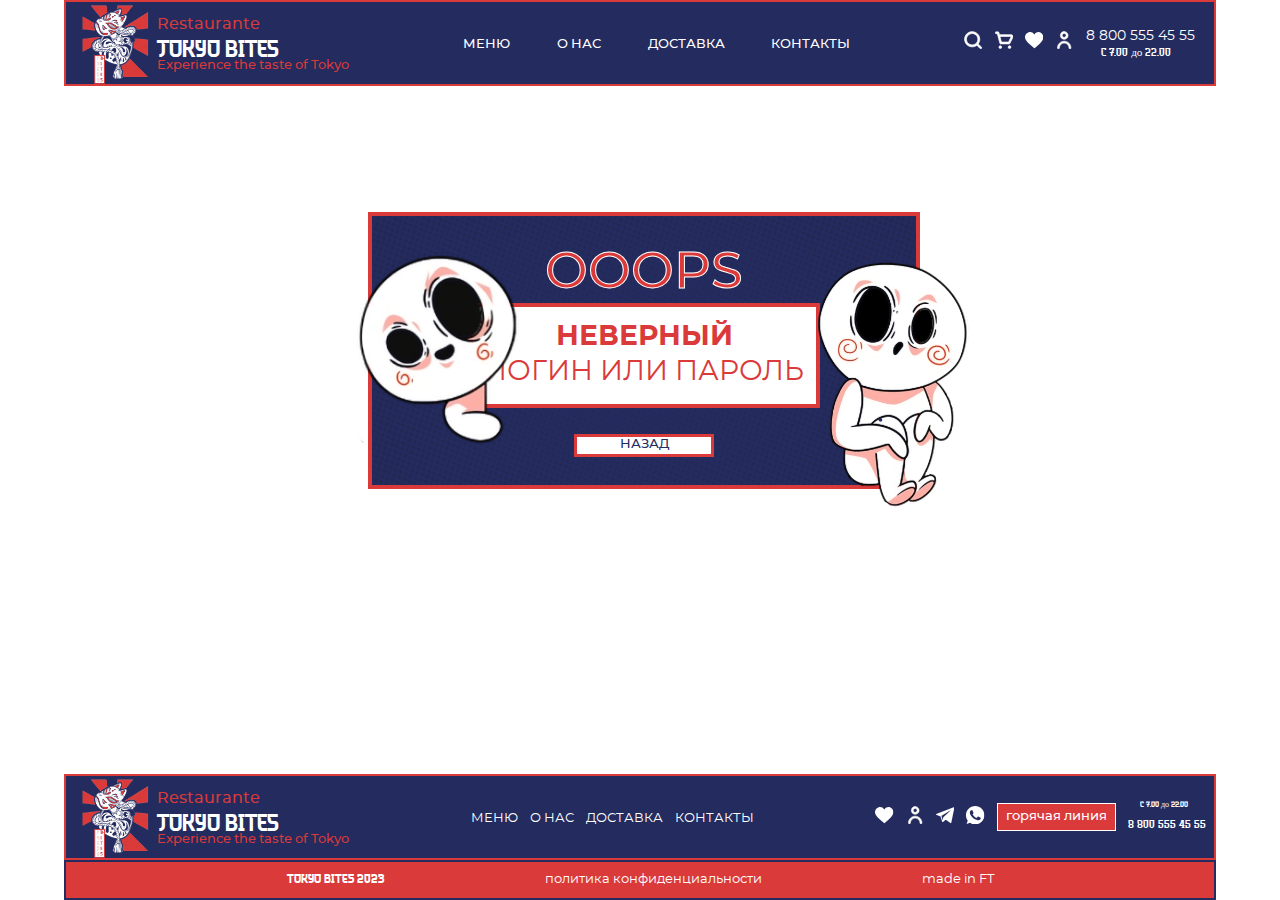
<file: pages/incorrect.html>
<!DOCTYPE html>
<html lang="ru">
  <head>
    <title>Неверный ввод</title>
    <meta charset="UTF-8" />
    <meta http-equiv="X-UA-Compatible" content="IE=edge" />
    <meta name="viewport" content="width=device-width, initial-scale=1.0" />
    <meta name="description" content="Описание страницы" />
    <link rel="stylesheet" href="/css/style.css" />
  </head>
  <body>
    <div class="body-container">
      <header class="header-container">
        <div class="wrapper">
          <nav class="header-nav">
            <a href="/" class="header-logo">
              <div class="header-logo-img">
                <img src="/img/logo.png" alt="Logo" />
              </div>
              <div class="header-logo-p">
                <p>Restaurante</p>
                <p class="font-keitaro">Tokyo bites</p>
                <p>Experience the taste of Tokyo</p>
              </div>
            </a>
            <ul class="header-list">
              <li>
                <a class="font-montserrat" href="/pages/menu.html">Меню</a>
              </li>
              <li>
                <a class="font-montserrat" href="/pages/about.html">О нас</a>
              </li>
              <li>
                <a class="font-montserrat" href="/pages/delivery.html"
                  >Доставка</a
                >
              </li>
              <li>
                <a class="font-montserrat" href="/pages/contacts.html"
                  >Контакты</a
                >
              </li>
            </ul>
            <ul class="header-icon">
              <li>
                <button class="search__img" id="searchbtn">
                  <svg>
                    <use href="/img/sprite.svg#search3"></use>
                  </svg>
                </button>
                <div class="header-input" id="header-input">
                  <form method="post" action="/">
                    <input
                      class="input-search"
                      type="text"
                      placeholder="Поиск"
                    />
                    <button class="button-search">
                      <svg>
                        <use href="/img/sprite.svg#search3"></use>
                      </svg>
                    </button>
                  </form>
                </div>
              </li>
              <li>
                <button class="header-icon-basket desktop-device" id="cart">
                  <svg>
                    <use href="/img/sprite.svg#basket3"></use>
                  </svg>
                  <div class="header-icon-basket-3 font-keitaro" id="cart-num">
                    0
                  </div>
                </button>
              </li>
              <li>
                <button class="header-icon-fav desktop-device">
                  <svg>
                    <use href="/img/sprite.svg#fav"></use>
                  </svg>
                  <div class="header-icon-fav-0 font-keitaro" id="fav-num">
                    0
                  </div>
                </button>
              </li>
              <li>
                <a
                  href="/pages/personal.html"
                  class="header-icon-lk desktop-device"
                  ><svg>
                    <use href="/img/sprite.svg#lk3"></use></svg
                ></a>
              </li>
              <div class="header-phone font-keitaro">
                <a href="tel:+78005554555">8 800 555 45 55</a>
                <p class="header-time font-keitaro">c 7.00 до 22.00</p>
              </div>
            </ul>
          </nav>
        </div>
      </header>
      <main class="main-container">
        <div class="wrapper">
          <section class="incorrect-section">
            <div class="incorrect-page">
              <h1 class="incorrect-page-oops">OOOPS</h1>
              <div class="incorrect-page-title">
                <p class="incorrect-page-text">
                  неверный <span>логин или пароль</span>
                </p>
              </div>
              <button href="/" class="incorrect-page-button">Назад</button>
            </div>
            <div class="incorrect-page-img1">
              <img src="/img/gnome.png" alt="Гном 1" />
            </div>
            <div class="incorrect-page-img2">
              <img src="/img/gnome2.png" alt="Гном 2" />
            </div>
          </section>
        </div>
      </main>
      <footer class="footer-container">
        <div class="wrapper">
          <nav class="footer-nav">
            <a href="/" class="header-logo">
              <div class="header-logo-img">
                <img src="/img/logo.png" alt="Logo" />
              </div>
              <div class="header-logo-p">
                <p>Restaurante</p>
                <p class="font-keitaro">Tokyo bites</p>
                <p>Experience the taste of Tokyo</p>
              </div>
            </a>
            <div class="footer-menu">
              <ul class="footer-list">
                <li>
                  <a class="font-montserrat" href="/pages/menu.html">Меню</a>
                </li>
                <li>
                  <a class="font-montserrat" href="/pages/about.html">О нас</a>
                </li>
                <li>
                  <a class="font-montserrat" href="/pages/delivery.html"
                    >Доставка</a
                  >
                </li>
                <li>
                  <a class="font-montserrat" href="/pages/contacts.html"
                    >Контакты</a
                  >
                </li>
              </ul>
            </div>
            <ul class="footer-icon">
              <li>
                <a
                  href="/pages/favorite.html"
                  class="header-icon-fav desktop-device"
                  ><svg>
                    <use href="/img/sprite.svg#fav"></use></svg
                ></a>
              </li>
              <li>
                <a
                  href="/pages/personal.html"
                  class="header-icon-lk desktop-device"
                  ><svg>
                    <use href="/img/sprite.svg#lk3"></use></svg
                ></a>
              </li>
              <li>
                <span class="footer-icon-inst desktop-device"
                  ><svg>
                    <use href="/img/sprite.svg#telegram"></use></svg
                ></span>
              </li>
              <li>
                <span class="footer-icon-whatsapp desktop-device"
                  ><svg>
                    <use href="/img/sprite.svg#whatsapp"></use></svg
                ></span>
              </li>
              <li>
                <button class="footer-icon-hot font-montserrat button">
                  горячая линия
                </button>
              </li>
              <li>
                <p class="footer-time font-keitaro">c 7.00 до 22.00</p>
                <a class="footer-phone font-keitaro" href="tel:+78005554555"
                  >8 800 555 45 55</a
                >
              </li>
            </ul>
          </nav>
          <ul class="footer-red">
            <li class="footer-red-p1 font-keitaro">Tokyo bites 2023</li>
            <li class="footer-red-p2 font-montserrat">
              <a href="#">Политика конфиденциальности</a>
            </li>
            <li class="footer-red-p3 font-montserrat">
              <a href="#">made in FT</a>
            </li>
          </ul>
        </div>
      </footer>
    </div>
    <script src="/js/script.js"></script>
  </body>
</html>
</file>
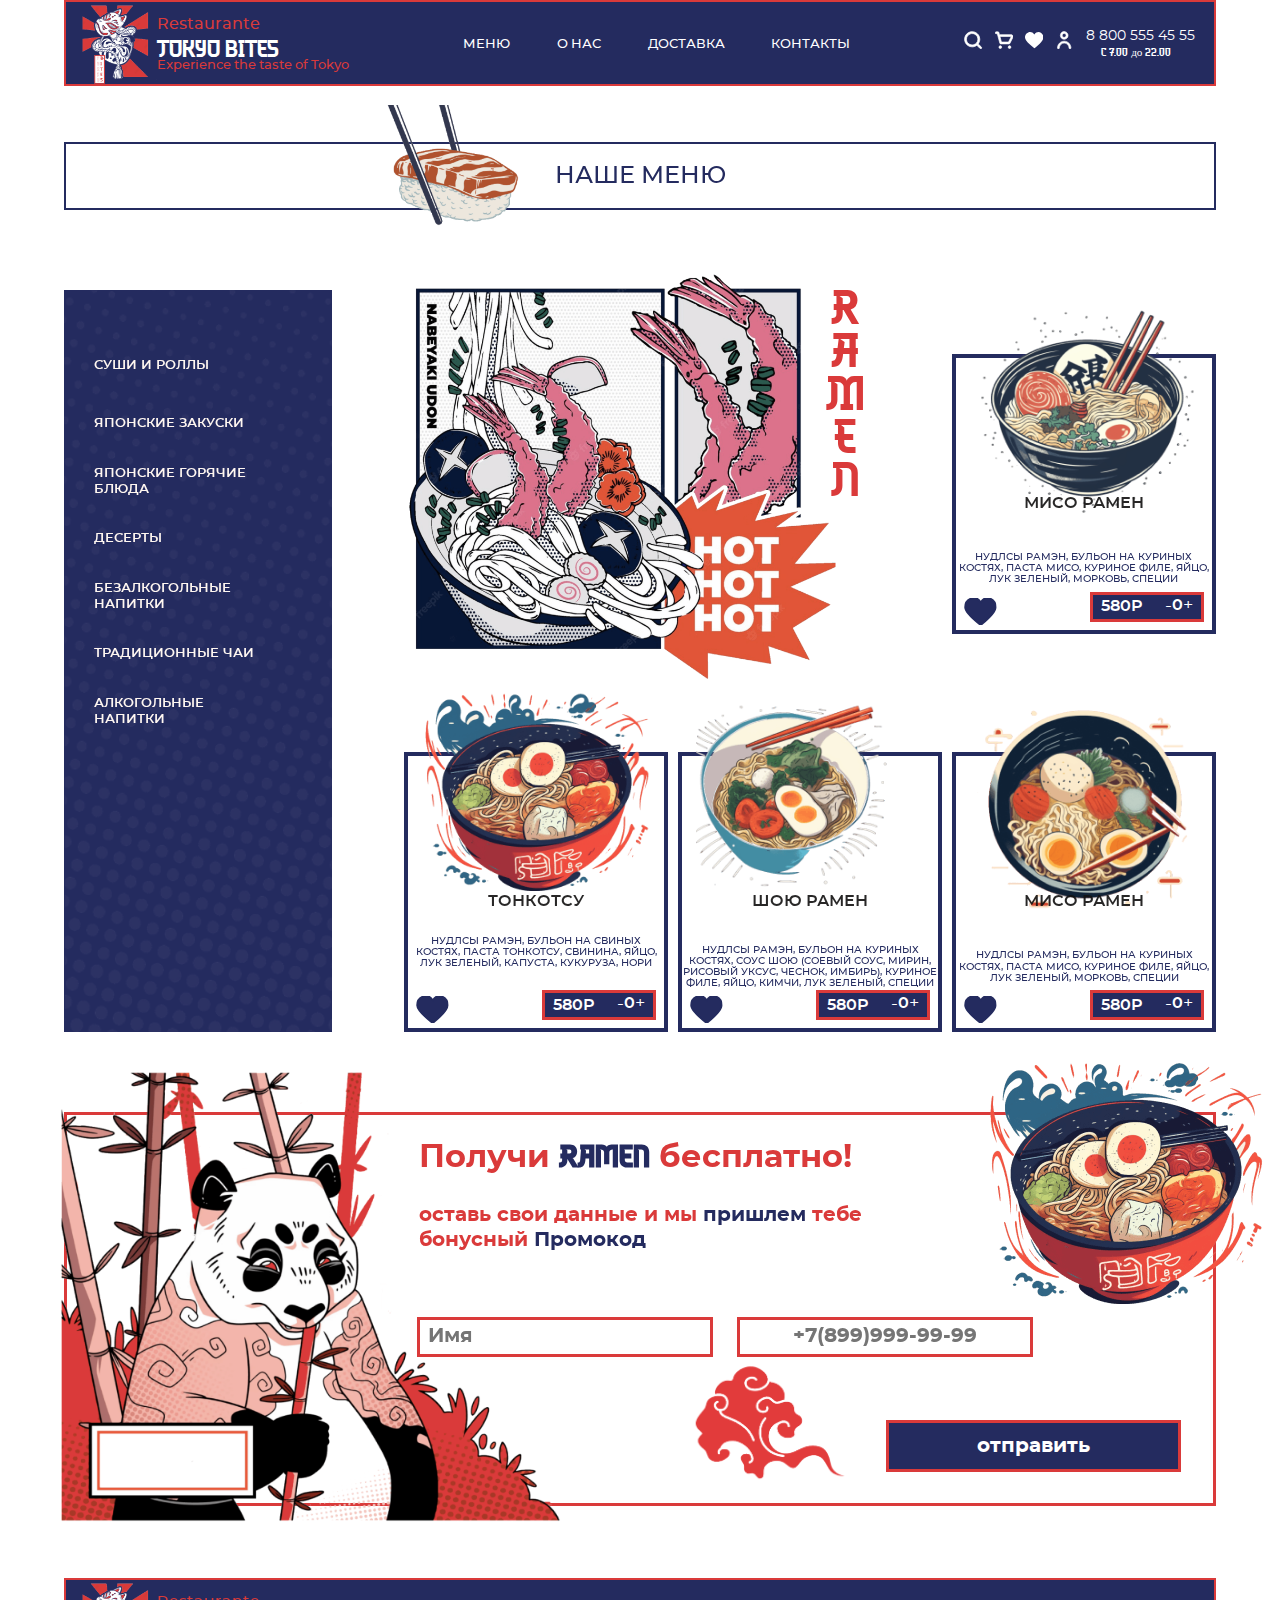
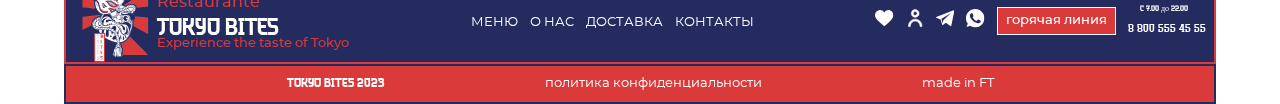
<file: pages/menu.html>
<!DOCTYPE html>
<html lang="ru">
  <head>
    <title>Меню</title>
    <meta charset="UTF-8" />
    <meta http-equiv="X-UA-Compatible" content="IE=edge" />
    <meta name="viewport" content="width=device-width, initial-scale=1.0" />
    <meta name="description" content="Описание страницы" />
    <link rel="stylesheet" href="/css/style.css" />
  </head>
  <body>
    <div class="body-container">
      <header class="header-container">
        <div class="wrapper">
          <nav class="header-nav">
            <a href="/" class="header-logo">
              <div class="header-logo-img">
                <img src="/img/logo.png" alt="Logo" />
              </div>
              <div class="header-logo-p">
                <p>Restaurante</p>
                <p class="font-keitaro">Tokyo bites</p>
                <p>Experience the taste of Tokyo</p>
              </div>
            </a>
            <ul class="header-list">
              <li>
                <a class="font-montserrat" href="/pages/menu.html">Меню</a>
              </li>
              <li>
                <a class="font-montserrat" href="/pages/about.html">О нас</a>
              </li>
              <li>
                <a class="font-montserrat" href="/pages/delivery.html"
                  >Доставка</a
                >
              </li>
              <li>
                <a class="font-montserrat" href="/pages/contacts.html"
                  >Контакты</a
                >
              </li>
            </ul>
            <ul class="header-icon">
              <li>
                <button class="search__img" id="searchbtn">
                  <svg>
                    <use href="/img/sprite.svg#search3"></use>
                  </svg>
                </button>
                <div class="header-input" id="header-input">
                  <form method="post" action="/">
                    <input
                      class="input-search"
                      type="text"
                      placeholder="Поиск"
                    />
                    <button class="button-search">
                      <svg>
                        <use href="/img/sprite.svg#search3"></use>
                      </svg>
                    </button>
                  </form>
                </div>
              </li>
              <li>
                <a
                  class="header-icon-basket desktop-device"
                  href="/pages/cart.html"
                >
                  <svg>
                    <use href="/img/sprite.svg#basket3"></use>
                  </svg>
                  <div class="header-icon-basket-3 font-keitaro" id="cart-num">
                    0
                  </div>
                </a>
              </li>
              <li>
                <a
                  class="header-icon-fav desktop-device"
                  href="/pages/favorite.html"
                >
                  <svg>
                    <use href="/img/sprite.svg#fav"></use>
                  </svg>
                  <div class="header-icon-fav-0 font-keitaro" id="fav-num">
                    0
                  </div>
                </a>
              </li>
              <li>
                <a
                  href="/pages/personal.html"
                  class="header-icon-lk desktop-device"
                  ><svg>
                    <use href="/img/sprite.svg#lk3"></use></svg
                ></a>
              </li>
              <div class="header-phone font-keitaro">
                <a href="tel:+78005554555">8 800 555 45 55</a>
                <p class="header-time font-keitaro">c 7.00 до 22.00</p>
              </div>
            </ul>
          </nav>
        </div>
      </header>
      <main class="main-container">
        <div class="wrapper">
          <section>
            <div>
              <div class="menu">
                <div class="menu-title font-montserrat">
                  Наше меню
                  <div class="menu-img">
                    <img src="/img/sushi.png" alt="Суши" />
                  </div>
                </div>
              </div>
              <div class="section-menu">
                <ul class="sidebar">
                  <li class="sidebar-item">
                    <a href="#"
                      ><span class="sidebar-title">Суши и роллы</span
                      ><span class="sidebar-img"
                        ><img src="/content/sushi.png" alt="" /></span
                    ></a>
                  </li>

                  <li class="sidebar-item">
                    <a href="#"
                      ><span class="sidebar-title">Японские закуски</span
                      ><span class="sidebar-img"
                        ><img src="/content/sushi2.png" alt="" /></span
                    ></a>
                  </li>
                  <li class="sidebar-item">
                    <a href="#"
                      ><span class="sidebar-title">Японские горячие блюда</span
                      ><span class="sidebar-img"
                        ><img src="/content/sushi3.png" alt="" /></span
                    ></a>
                  </li>
                  <li class="sidebar-item">
                    <a href="#"
                      ><span class="sidebar-title">Десерты</span
                      ><span class="sidebar-img"
                        ><img src="/content/icecream.png" alt="" /></span
                    ></a>
                  </li>
                  <li class="sidebar-item">
                    <a href="#"
                      ><span class="sidebar-title">Безалкогольные напитки</span
                      ><span class="sidebar-img"
                        ><img src="/content/drink2.png" alt="" /></span
                    ></a>
                  </li>
                  <li class="sidebar-item">
                    <a href="#"
                      ><span class="sidebar-title">Традиционные чаи</span
                      ><span class="sidebar-img"
                        ><img src="/content/drink3.png" alt="" /></span
                    ></a>
                  </li>
                  <li class="sidebar-item">
                    <a href="#"
                      ><span class="sidebar-title">Алкогольные напитки</span
                      ><span class="sidebar-img"
                        ><img src="/content/drink.png" alt="" /></span
                    ></a>
                  </li>
                </ul>
                <div class="page-menu-cards">
                  <div class="page-menu-hot" data-product-card>
                    <img src="/content/banner_hot.png" alt="Рекламный баннер" />
                    <div class="effect-to-right">
                      <div class="banner-title font-keitaro">
                        <p data-price="580">580P</p>
                        <div class="banner-title-text">
                          <button class="banner-title-button" data-minus="001">
                            -
                          </button>
                          <p class="banner-title-button" data-cart-count>0</p>
                          <button
                            class="banner-title-button"
                            data-plus
                            data-id="001"
                            data-name="Banner"
                            data-desc="Adv banner"
                            data-img="/content/banner_hot.png"
                          >
                            +
                          </button>
                        </div>
                      </div>
                    </div>
                  </div>
                  <p class="page-menu-ramen font-keitaro">RAMEN</p>
                  <div class="page-menu-card" data-product-card>
                    <div class="page-menu-card-img">
                      <img src="/content/page_menu4.png" alt="" />
                    </div>
                    <p class="page-menu-card-name">Мисо рамен</p>
                    <h4>
                      Нудлсы рамэн, Бульон на куриных костях, Паста мисо,
                      Куриное филе, Яйцо, Лук зеленый, Морковь, Специи
                    </h4>

                    <button
                      class="page-menu-icon add-favorite"
                      data-add-favorite
                    >
                      <svg><use href="/img/sprite.svg#fav"></use></svg>
                    </button>

                    <div class="page-menu-click button font-keitaro">
                      <p data-price="580">580P</p>
                      <div class="page-menu-click-item">
                        <button
                          class="menu-click-button button-primary counter-button"
                          data-minus="002"
                        >
                          -
                        </button>
                        <p class="menu-click-button" data-cart-count>0</p>
                        <button
                          class="menu-click-button button-primary counter-button"
                          data-plus
                          data-id="002"
                          data-name="Мисо Рамен"
                          data-desc="Нудлсы рамэн, Бульон на куриных костях, Паста мисо,
                      Куриное филе, Яйцо, Лук зеленый, Морковь, Специи"
                          data-img="/content/page_menu4.png"
                        >
                          +
                        </button>
                      </div>
                    </div>
                  </div>
                  <div class="page-menu-card" data-product-card>
                    <p class="page-menu-card-name">Тонкотсу</p>
                    <div class="page-menu-card-img">
                      <img src="/content/page_menu1.png" alt="" />
                    </div>
                    <h4>
                      Нудлсы рамэн, Бульон на свиных костях, Паста тонкотсу,
                      Свинина, Яйцо, Лук зеленый, Капуста, Кукуруза, Нори
                    </h4>

                    <button
                      class="page-menu-icon add-favorite"
                      data-add-favorite
                    >
                      <svg><use href="/img/sprite.svg#fav"></use></svg>
                    </button>

                    <div class="page-menu-click button font-keitaro">
                      <p data-price="580">580P</p>
                      <div class="page-menu-click-item">
                        <button
                          class="menu-click-button button-primary counter-button"
                          data-minus="003"
                        >
                          -
                        </button>
                        <p class="menu-click-button" data-cart-count>0</p>
                        <button
                          class="menu-click-button button-primary counter-button"
                          data-plus
                          data-id="003"
                          data-name="Тонкотсу"
                          data-desc="Нудлсы рамэн, Бульон на свиных костях, Паста тонкотсу,
                      Свинина, Яйцо, Лук зеленый, Капуста, Кукуруза, Нори"
                          data-img="/content/page_menu1.png"
                        >
                          +
                        </button>
                      </div>
                    </div>
                  </div>
                  <div class="page-menu-card" data-product-card>
                    <div class="page-menu-card-img">
                      <img src="/content/page_menu2.png" alt="" />
                    </div>
                    <p class="page-menu-card-name">Шою Рамен</p>
                    <h4>
                      Нудлсы рамэн, Бульон на куриных костях, Соус шою (соевый
                      соус, мирин, рисовый уксус, чеснок, имбирь), Куриное филе,
                      Яйцо, Кимчи, Лук зеленый, Специи
                    </h4>

                    <button
                      class="page-menu-icon add-favorite"
                      data-add-favorite
                    >
                      <svg><use href="/img/sprite.svg#fav"></use></svg>
                    </button>

                    <div class="page-menu-click button font-keitaro">
                      <p data-price="580">580P</p>
                      <div class="page-menu-click-item">
                        <button
                          class="menu-click-button button-primary counter-button"
                          data-minus="004"
                        >
                          -
                        </button>
                        <p class="menu-click-button" data-cart-count>0</p>
                        <button
                          class="menu-click-button button-primary counter-button"
                          data-plus
                          data-id="004"
                          data-name="Шою Рамен"
                          data-desc="Нудлсы рамэн, Бульон на куриных костях, Соус шою (соевый
                      соус, мирин, рисовый уксус, чеснок, имбирь), Куриное филе,
                      Яйцо, Кимчи, Лук зеленый, Специи"
                          data-img="/content/page_menu2.png"
                        >
                          +
                        </button>
                      </div>
                    </div>
                  </div>
                  <div class="page-menu-card" data-product-card>
                    <div class="page-menu-card-img">
                      <img src="/content/page_menu3.png" alt="" />
                    </div>
                    <p class="page-menu-card-name">Мисо рамен</p>
                    <h4>
                      Нудлсы рамэн, Бульон на куриных костях, Паста мисо,
                      Куриное филе, Яйцо, Лук зеленый, Морковь, Специи
                    </h4>

                    <button
                      class="page-menu-icon add-favorite"
                      data-add-favorite
                    >
                      <svg><use href="/img/sprite.svg#fav"></use></svg>
                    </button>

                    <div class="page-menu-click button font-keitaro">
                      <p data-price="580">580P</p>
                      <div class="page-menu-click-item">
                        <button
                          class="menu-click-button counter-button button-primary"
                          data-minus="005"
                        >
                          -
                        </button>
                        <p class="menu-click-button" data-cart-count>0</p>
                        <button
                          class="menu-click-button button-primary counter-button"
                          data-plus
                          data-id="005"
                          data-name="Мисо Рамен"
                          data-desc="Нудлсы рамэн, Бульон на куриных костях, Паста мисо,
                      Куриное филе, Яйцо, Лук зеленый, Морковь, Специи"
                          data-img="/content/page_menu4.png"
                        >
                          +
                        </button>
                      </div>
                    </div>
                  </div>
                </div>
              </div>
            </div>
          </section>
          <section class="form-input">
            <div class="form-img-panda">
              <img src="/img/panda.png" alt="Панда" />
            </div>
            <div class="form-title">
              <p class="form-title-p1">
                Получи <span class="font-keitaro">Ramen</span> бесплатно!
              </p>
              <p class="form-title-p2">
                оставь свои данные и мы <span>пришлем</span> тебе бонусный
                <span>Промокод</span>
              </p>
            </div>
            <div class="form-img-ramen">
              <img src="/content/page_menu (1).png" alt="Ramen" />
            </div>
            <div class="form-img-wave">
              <img src="/img/wave2.png" alt="Облако" />
            </div>
            <form action="#">
              <input class="menu-form-input" type="text" placeholder="Имя" />
              <input
                class="menu-form-input-phone"
                type="tel"
                placeholder="+7(899)999-99-99"
              />
              <button class="button-input" type="submit">Отправить</button>
            </form>
          </section>
        </div>
      </main>
      <footer class="footer-container">
        <div class="wrapper">
          <nav class="footer-nav">
            <a href="/" class="header-logo">
              <div class="header-logo-img">
                <img src="/img/logo.png" alt="Logo" />
              </div>
              <div class="header-logo-p">
                <p>Restaurante</p>
                <p class="font-keitaro">Tokyo bites</p>
                <p>Experience the taste of Tokyo</p>
              </div>
            </a>
            <div class="footer-menu">
              <ul class="footer-list">
                <li>
                  <a class="font-montserrat" href="/pages/menu.html">Меню</a>
                </li>
                <li>
                  <a class="font-montserrat" href="/pages/about.html">О нас</a>
                </li>
                <li>
                  <a class="font-montserrat" href="/pages/delivery.html"
                    >Доставка</a
                  >
                </li>
                <li>
                  <a class="font-montserrat" href="/pages/contacts.html"
                    >Контакты</a
                  >
                </li>
              </ul>
            </div>
            <ul class="footer-icon">
              <li>
                <a
                  href="/pages/favorite.html"
                  class="header-icon-fav desktop-device"
                  ><svg>
                    <use href="/img/sprite.svg#fav"></use></svg
                ></a>
              </li>
              <li>
                <a
                  href="/pages/personal.html"
                  class="header-icon-lk desktop-device"
                  ><svg>
                    <use href="/img/sprite.svg#lk3"></use></svg
                ></a>
              </li>
              <li>
                <span class="footer-icon-inst desktop-device"
                  ><svg>
                    <use href="/img/sprite.svg#telegram"></use></svg
                ></span>
              </li>
              <li>
                <span class="footer-icon-whatsapp desktop-device"
                  ><svg>
                    <use href="/img/sprite.svg#whatsapp"></use></svg
                ></span>
              </li>
              <li>
                <button class="footer-icon-hot font-montserrat button">
                  горячая линия
                </button>
              </li>
              <li>
                <p class="footer-time font-keitaro">c 7.00 до 22.00</p>
                <a class="footer-phone font-keitaro" href="tel:+78005554555"
                  >8 800 555 45 55</a
                >
              </li>
            </ul>
          </nav>
          <ul class="footer-red">
            <li class="footer-red-p1 font-keitaro">Tokyo bites 2023</li>
            <li class="footer-red-p2 font-montserrat">
              <a href="#">Политика конфиденциальности</a>
            </li>
            <li class="footer-red-p3 font-montserrat">
              <a href="#">made in FT</a>
            </li>
          </ul>
        </div>
      </footer>
    </div>
    <script src="/js/script.js"></script>
  </body>
</html>
</file>
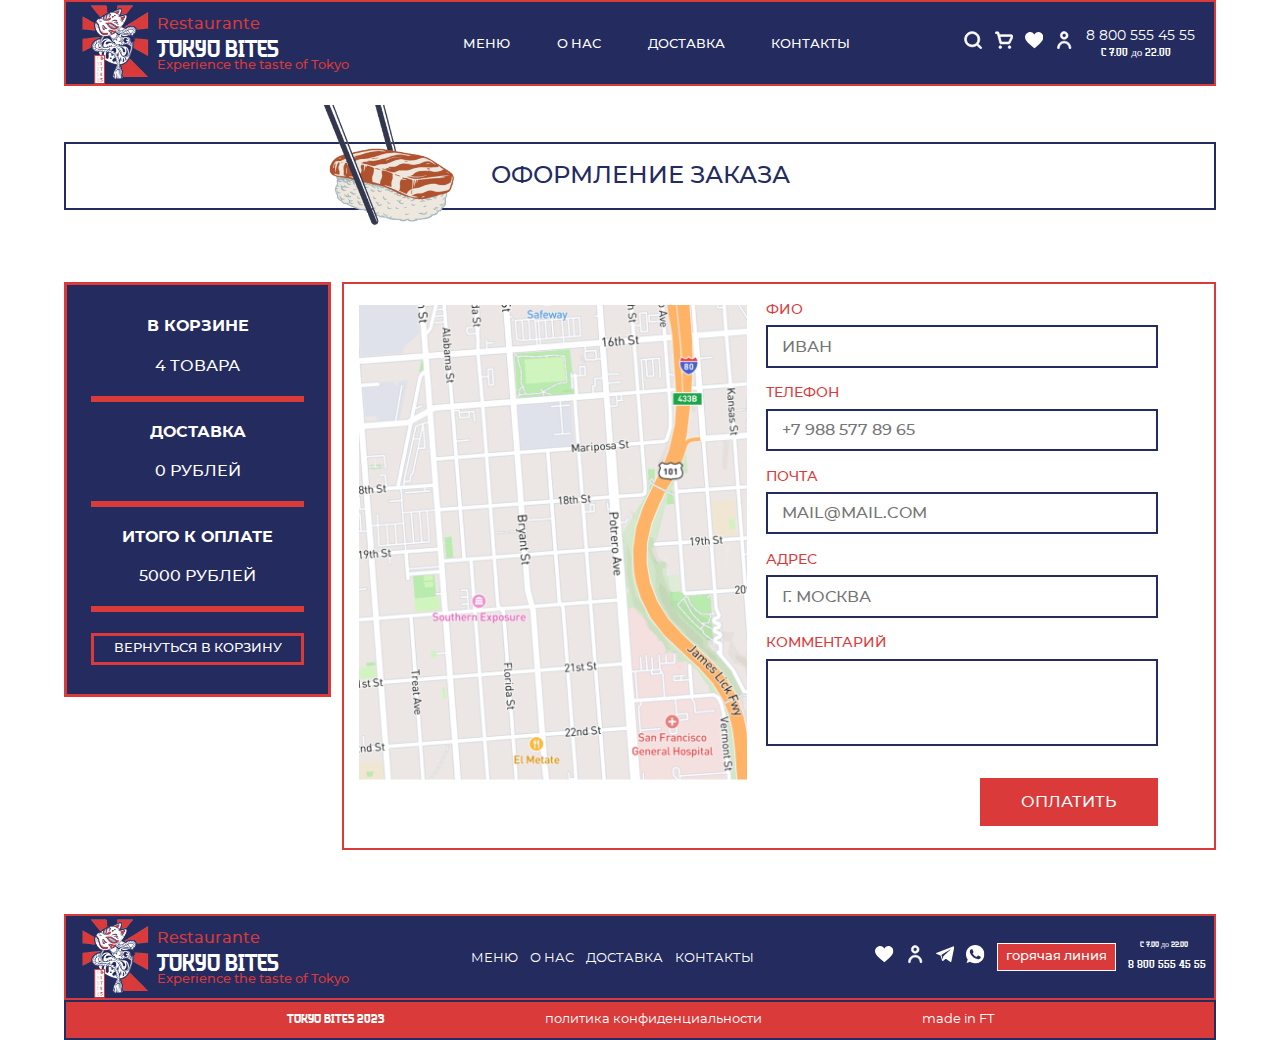
<file: pages/ordering.html>
<!DOCTYPE html>
<html lang="ru">
  <head>
    <title>Оформление заказа</title>
    <meta charset="UTF-8" />
    <meta http-equiv="X-UA-Compatible" content="IE=edge" />
    <meta name="viewport" content="width=device-width, initial-scale=1.0" />
    <meta name="description" content="Описание страницы" />
    <link rel="stylesheet" href="/css/style.css" />
  </head>
  <body>
    <div class="body-container">
<header class="header-container">
        <div class="wrapper">
          <nav class="header-nav">
            <a href="/" class="header-logo">
              <div class="header-logo-img">
                <img src="/img/logo.png" alt="Logo" />
              </div>
              <div class="header-logo-p">
                <p>Restaurante</p>
                <p class="font-keitaro">Tokyo bites</p>
                <p>Experience the taste of Tokyo</p>
              </div>
            </a>
            <ul class="header-list">
              <li>
                <a class="font-montserrat" href="/pages/menu.html">Меню</a>
              </li>
              <li>
                <a class="font-montserrat" href="/pages/about.html">О нас</a>
              </li>
              <li>
                <a class="font-montserrat" href="/pages/delivery.html"
                  >Доставка</a
                >
              </li>
              <li>
                <a class="font-montserrat" href="/pages/contacts.html"
                  >Контакты</a
                >
              </li>
            </ul>
            <ul class="header-icon">
              <li>
                <button class="search__img" id="searchbtn">
                  <svg>
                    <use href="/img/sprite.svg#search3"></use>
                  </svg>
                </button>
                <div class="header-input" id="header-input">
                  <form method="post" action="/">
                    <input
                      class="input-search"
                      type="text"
                      placeholder="Поиск"
                    />
                    <button class="button-search">
                      <svg>
                        <use href="/img/sprite.svg#search3"></use>
                      </svg>
                    </button>
                  </form>
                </div>
              </li>
              <li>
                <button class="header-icon-basket desktop-device" id="cart">
                  <svg>
                    <use href="/img/sprite.svg#basket3"></use>
                  </svg>
                  <div class="header-icon-basket-3 font-keitaro" id="cart-num">
                    0
                  </div>
                </button>
              </li>
              <li>
                <button class="header-icon-fav desktop-device">
                  <svg>
                    <use href="/img/sprite.svg#fav"></use>
                  </svg>
                  <div class="header-icon-fav-0 font-keitaro" id="fav-num">
                    0
                  </div>
                </button>
              </li>
              <li>
                <a
                  href="/pages/personal.html"
                  class="header-icon-lk desktop-device"
                  ><svg>
                    <use href="/img/sprite.svg#lk3"></use></svg
                ></a>
              </li>
              <div class="header-phone font-keitaro">
                <a href="tel:+78005554555">8 800 555 45 55</a>
                <p class="header-time font-keitaro">c 7.00 до 22.00</p>
              </div>
            </ul>
          </nav>
        </div>
      </header>
      <main class="main-container">
        <div class="wrapper">
          <div class="menu">
                <div class="menu-title font-montserrat">
                  Оформление заказа
                  <div class="menu-img">
                    <img src="/img/sushi.png" alt="Суши" />
                  </div>
                </div>
              </div>
          <div class="ordering-page">
            <aside class="ordering-sidebar">
              <h2 class="ordering-sidebar-text1">В корзине</h2>
              <h3 class="ordering-sidebar-text2">4 товара</h3>
              <div class="line2"></div>
              <h2 class="ordering-sidebar-text1">Доставка</h2>
              <h3 class="ordering-sidebar-text2">0 рублей</h3>
              <div class="line2"></div>
              <h2 class="ordering-sidebar-text1">Итого к оплате</h2>
              <h3 class="ordering-sidebar-text2">5000 рублей</h3>
              <div class="line2"></div>
              <div class="ordering-sidebar-button">
                <a href="/pages/cart.html" class="ordering-sidebar-button-text">Вернуться в корзину</a>
              </div>
            </aside>
            <section class="section-order">
              <div class="ordering-map">
                <img src="/content/ordering-map.png" alt="map">
              </div>
              <form class="ordering-form-input" action="#" method="post">
                    <p class="ordering-name">ФИО</p>
                    <input class="ordering-form-input-name" type="text" placeholder="ИВАН">
                    <p class="ordering-name">Телефон</p>
                    <input class="ordering-form-input-name" type="tel"  placeholder="+7 988 577 89 65">
                    <p class="ordering-name">Почта</p>
                    <input class="ordering-form-input-name" type="email" placeholder="mail@mail.com">
                    <p class="ordering-name">Адрес</p>
                    <input class="ordering-form-input-name" type="text" placeholder="г. Москва">
                    <p class="ordering-name">Комментарий</p>
                    <input class="ordering-form-input-text" type="text" placeholder="">
                    <div class="ordering-button-block">
                      <button class="ordering-button">Оплатить</button>
                    </div>
                  </form>
            </section>
          </div>
           
        </div>
      </main>
        </div>
      <footer class="footer-container">
        <div class="wrapper">
          <nav class="footer-nav">
            <a href="/" class="header-logo">
              <div class="header-logo-img">
                <img src="/img/logo.png" alt="Logo" />
              </div>
              <div class="header-logo-p">
                <p>Restaurante</p>
                <p class="font-keitaro">Tokyo bites</p>
                <p>Experience the taste of Tokyo</p>
              </div>
            </a>
            <div class="footer-menu">
              <ul class="footer-list">
                <li>
                  <a class="font-montserrat" href="/pages/menu.html">Меню</a>
                </li>
                <li>
                  <a class="font-montserrat" href="/pages/about.html">О нас</a>
                </li>
                <li>
                  <a class="font-montserrat" href="/pages/delivery.html"
                    >Доставка</a
                  >
                </li>
                <li>
                  <a class="font-montserrat" href="/pages/contacts.html"
                    >Контакты</a
                  >
                </li>
              </ul>
            </div>
            <ul class="footer-icon">
              <li>
                <a
                  href="/pages/favorite.html"
                  class="header-icon-fav desktop-device"
                  ><svg>
                    <use href="/img/sprite.svg#fav"></use></svg
                ></a>
              </li>
              <li>
                <a
                  href="/pages/personal.html"
                  class="header-icon-lk desktop-device"
                  ><svg>
                    <use href="/img/sprite.svg#lk3"></use></svg
                ></a>
              </li>
              <li>
                <span class="footer-icon-inst desktop-device"
                  ><svg>
                    <use href="/img/sprite.svg#telegram"></use></svg
                ></span>
              </li>
              <li>
                <span class="footer-icon-whatsapp desktop-device"
                  ><svg>
                    <use href="/img/sprite.svg#whatsapp"></use></svg
                ></span>
              </li>
              <li>
                <button class="footer-icon-hot font-montserrat button">
                  горячая линия
                </button>
              </li>
              <li>
                <p class="footer-time font-keitaro">c 7.00 до 22.00</p>
                <a class="footer-phone font-keitaro" href="tel:+78005554555"
                  >8 800 555 45 55</a
                >
              </li>
            </ul>
          </nav>
          <ul class="footer-red">
            <li class="footer-red-p1 font-keitaro">Tokyo bites 2023</li>
            <li class="footer-red-p2 font-montserrat">
              <a href="#">Политика конфиденциальности</a>
            </li>
            <li class="footer-red-p3 font-montserrat">
              <a href="#">made in FT</a>
            </li>
          </ul>
        </div>
      </footer>
    </div>
    <script src="/js/script.js"></script>
  </body>
</html>
</file>
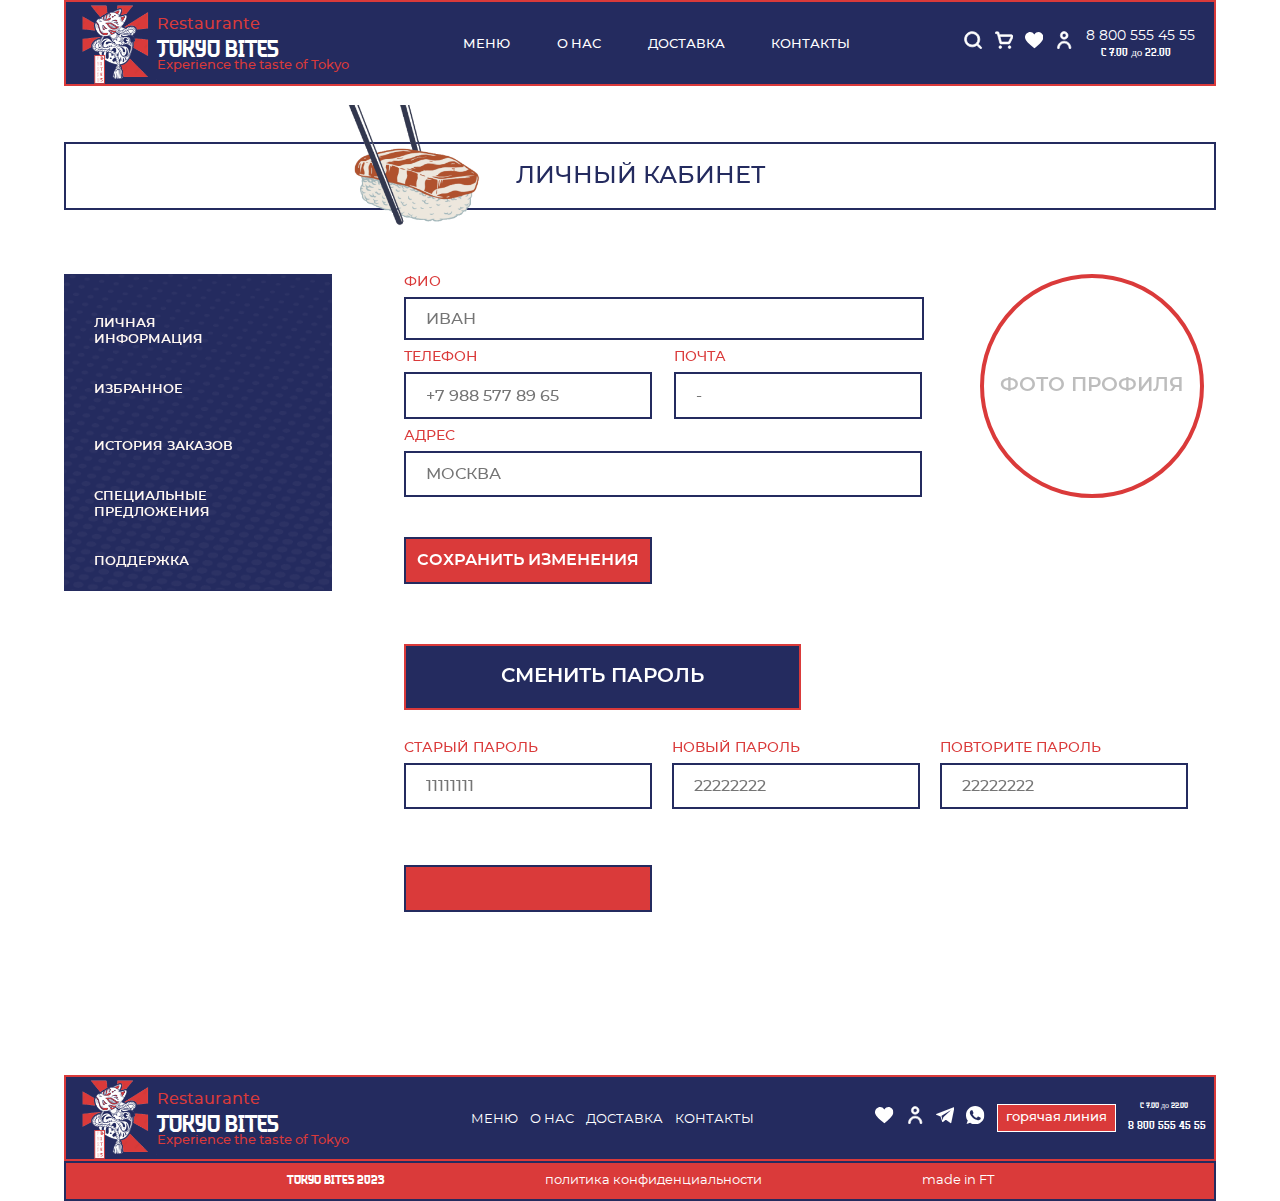
<file: pages/personal.html>
<!DOCTYPE html>
<html lang="ru">
  <head>
    <title>Личный кабинет</title>
    <meta charset="UTF-8" />
    <meta http-equiv="X-UA-Compatible" content="IE=edge" />
    <meta name="viewport" content="width=device-width, initial-scale=1.0" />
    <meta name="description" content="Описание страницы" />
    <link rel="stylesheet" href="/css/style.css" />
  </head>
  <body>
    <div class="body-container">
     <header class="header-container">
        <div class="wrapper">
          <nav class="header-nav">
            <a href="/" class="header-logo">
              <div class="header-logo-img">
                <img src="/img/logo.png" alt="Logo" />
              </div>
              <div class="header-logo-p">
                <p>Restaurante</p>
                <p class="font-keitaro">Tokyo bites</p>
                <p>Experience the taste of Tokyo</p>
              </div>
            </a>
            <ul class="header-list">
              <li>
                <a class="font-montserrat" href="/pages/menu.html">Меню</a>
              </li>
              <li>
                <a class="font-montserrat" href="/pages/about.html">О нас</a>
              </li>
              <li>
                <a class="font-montserrat" href="/pages/delivery.html"
                  >Доставка</a
                >
              </li>
              <li>
                <a class="font-montserrat" href="/pages/contacts.html"
                  >Контакты</a
                >
              </li>
            </ul>
            <ul class="header-icon">
              <li>
                <button class="search__img" id="searchbtn">
                  <svg>
                    <use href="/img/sprite.svg#search3"></use>
                  </svg>
                </button>
                <div class="header-input" id="header-input">
                  <form method="post" action="/">
                    <input
                      class="input-search"
                      type="text"
                      placeholder="Поиск"
                    />
                    <button class="button-search">
                      <svg>
                        <use href="/img/sprite.svg#search3"></use>
                      </svg>
                    </button>
                  </form>
                </div>
              </li>
              <li>
                <button class="header-icon-basket desktop-device" id="cart">
                  <svg>
                    <use href="/img/sprite.svg#basket3"></use>
                  </svg>
                  <div class="header-icon-basket-3 font-keitaro" id="cart-num">
                    0
                  </div>
                </button>
              </li>
              <li>
                <button class="header-icon-fav desktop-device">
                  <svg>
                    <use href="/img/sprite.svg#fav"></use>
                  </svg>
                  <div class="header-icon-fav-0 font-keitaro" id="fav-num">
                    0
                  </div>
                </button>
              </li>
              <li>
                <a
                  href="/pages/personal.html"
                  class="header-icon-lk desktop-device"
                  ><svg>
                    <use href="/img/sprite.svg#lk3"></use></svg
                ></a>
              </li>
              <div class="header-phone font-keitaro">
                <a href="tel:+78005554555">8 800 555 45 55</a>
                <p class="header-time font-keitaro">c 7.00 до 22.00</p>
              </div>
            </ul>
          </nav>
        </div>
      </header>
      <main class="main-container">
        <div class="wrapper">
          <section>
            <div>
              <div class="menu">
                <div class="menu-title font-montserrat">
                  Личный кабинет
                  <div class="menu-img">
                    <img src="/img/sushi.png" alt="Суши" />
                  </div>
                </div>
              </div>
              <div class="section-personal">
                <div>
                  <ul class="personal-sidebar">
                    <li class="personal-sidebar-item">
                      <a href="/pages/personal.html"
                        ><span class="personal-sidebar-title">Личная информация</span
                        ><span class="personal-sidebar-img"
                          ><img src="/img/personal-icon.png" alt="" /></span
                      ></a>
                    </li>
  
                    <li class="personal-sidebar-item">
                      <a href="/pages/favorite.html"
                        ><span class="personal-sidebar-title">Избранное</span
                        ><span class="personal-sidebar-img"
                          ><img src="/img/favourite-icon.png" alt="" /></span
                      ></a>
                    </li>
                    <li class="personal-sidebar-item">
                      <a href="/pages/history.html"
                        ><span class="personal-sidebar-title">История заказов</span
                        ><span class="personal-sidebar-img"
                          ><img src="/img/history-icon.png" alt="" /></span
                      ></a>
                    </li>
                    <li class="personal-sidebar-item">
                      <a href="#"
                        ><span class="personal-sidebar-title">Специальные предложения</span
                        ><span class="personal-sidebar-img"
                          ><img src="/img/personal-icon.png" alt="" /></span
                      ></a>
                    </li>
                    <li class="personal-sidebar-item">
                      <a href="#"
                        ><span class="personal-sidebar-title">Поддержка</span
                        ><span class="personal-sidebar-img"
                          ><img src="/img/personal-icon.png" alt="" /></span
                      ></a>
                    </li>
                  </ul>
                </div>
                <section>
                  <form class="personal-form-input" action="#" method="post">
                    <p class="personal-name">ФИО</p>
                    <input class="personal-form-input-name" type="text" name="ФИО" placeholder="ИВАН">
                    <div class="personal-contact">
                      <div>
                        <p class="personal-phone">Телефон</p>
                        <input class="personal-form-input-phone" type="tel" name="Телефон" placeholder="+7 988 577 89 65">
                      </div>
                      <div>
                      <p class="personal-mail">Почта</p>
                      <input class="personal-form-input-mail" type="email" name="Почта" placeholder="-">
                      </div>
                    </div>
                  <p class="personal-adress">Адрес</p>
                    <input class="personal-form-input-adress" type="text" name="Адрес" placeholder="Москва">
                  </form>
                  <button class="personal-form-button" >Сохранить изменения</button>
                </section>
                <div class="personal-form-photo">
                  Фото профиля
                </div>
            </div>
            <div>
               <button class="personal-form-password-button" >Сменить пароль</button>
            </div>
            <div class="personal-form-password">
              <div>
                <p class="personal-password">Старый пароль</p>
                <input class="personal-password-input" type="password" placeholder="11111111">
              </div>
              <div>
                <p class="personal-password">Новый пароль</p>
                <input class="personal-password-input" type="password" placeholder="22222222">
              </div>
              <div>
                <p class="personal-password">Повторите пароль</p>
                <input class="personal-password-input" type="password" placeholder="22222222">
              </div>
            </div>
            <button href="#" class="personal-change-button">Изменить</button>
          </section>
        </div>
      </main>
            <footer class="footer-container">
        <div class="wrapper">
          <nav class="footer-nav">
            <a href="/" class="header-logo">
              <div class="header-logo-img">
                <img src="/img/logo.png" alt="Logo" />
              </div>
              <div class="header-logo-p">
                <p>Restaurante</p>
                <p class="font-keitaro">Tokyo bites</p>
                <p>Experience the taste of Tokyo</p>
              </div>
            </a>
            <div class="footer-menu">
              <ul class="footer-list">
                <li>
                  <a class="font-montserrat" href="/pages/menu.html">Меню</a>
                </li>
                <li>
                  <a class="font-montserrat" href="/pages/about.html">О нас</a>
                </li>
                <li>
                  <a class="font-montserrat" href="/pages/delivery.html"
                    >Доставка</a
                  >
                </li>
                <li>
                  <a class="font-montserrat" href="/pages/contacts.html"
                    >Контакты</a
                  >
                </li>
              </ul>
            </div>
            <ul class="footer-icon">
              <li>
                <a
                  href="/pages/favorite.html"
                  class="header-icon-fav desktop-device"
                  ><svg>
                    <use href="/img/sprite.svg#fav"></use></svg
                ></a>
              </li>
              <li>
                <a
                  href="/pages/personal.html"
                  class="header-icon-lk desktop-device"
                  ><svg>
                    <use href="/img/sprite.svg#lk3"></use></svg
                ></a>
              </li>
              <li>
                <span class="footer-icon-inst desktop-device"
                  ><svg>
                    <use href="/img/sprite.svg#telegram"></use></svg
                ></span>
              </li>
              <li>
                <span class="footer-icon-whatsapp desktop-device"
                  ><svg>
                    <use href="/img/sprite.svg#whatsapp"></use></svg
                ></span>
              </li>
              <li>
                <button class="footer-icon-hot font-montserrat button">
                  горячая линия
                </button>
              </li>
              <li>
                <p class="footer-time font-keitaro">c 7.00 до 22.00</p>
                <a class="footer-phone font-keitaro" href="tel:+78005554555"
                  >8 800 555 45 55</a
                >
              </li>
            </ul>
          </nav>
          <ul class="footer-red">
            <li class="footer-red-p1 font-keitaro">Tokyo bites 2023</li>
            <li class="footer-red-p2 font-montserrat">
              <a href="#">Политика конфиденциальности</a>
            </li>
            <li class="footer-red-p3 font-montserrat">
              <a href="#">made in FT</a>
            </li>
          </ul>
        </div>
      </footer>
    </div>
    <script src="/js/script.js"></script>
  </body>
</html>
</file>
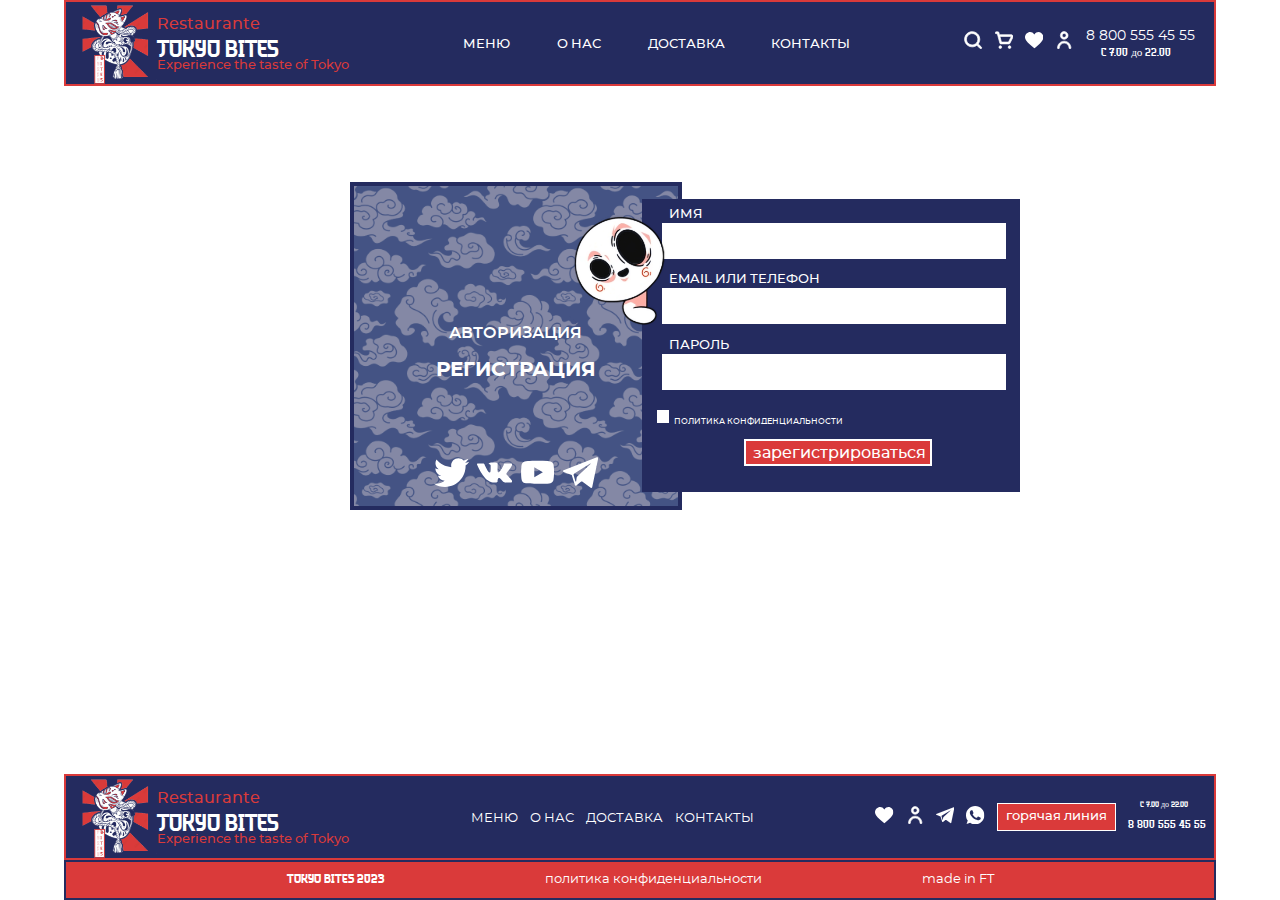
<file: pages/registration.html>
<!DOCTYPE html>
<html lang="ru">
  <head>
    <title>Регистрация</title>
    <meta charset="UTF-8" />
    <meta http-equiv="X-UA-Compatible" content="IE=edge" />
    <meta name="viewport" content="width=device-width, initial-scale=1.0" />
    <meta name="description" content="Описание страницы" />
    <link rel="stylesheet" href="/css/style.css" />
  </head>
  <body>
    <div class="body-container">
      <header class="header-container">
        <div class="wrapper">
          <nav class="header-nav">
            <a href="/" class="header-logo">
              <div class="header-logo-img">
                <img src="/img/logo.png" alt="Logo" />
              </div>
              <div class="header-logo-p">
                <p>Restaurante</p>
                <p class="font-keitaro">Tokyo bites</p>
                <p>Experience the taste of Tokyo</p>
              </div>
            </a>
            <ul class="header-list">
              <li>
                <a class="font-montserrat" href="/pages/menu.html">Меню</a>
              </li>
              <li>
                <a class="font-montserrat" href="/pages/about.html">О нас</a>
              </li>
              <li>
                <a class="font-montserrat" href="/pages/delivery.html"
                  >Доставка</a
                >
              </li>
              <li>
                <a class="font-montserrat" href="/pages/contacts.html"
                  >Контакты</a
                >
              </li>
            </ul>
            <ul class="header-icon">
              <li>
                <button class="search__img" id="searchbtn">
                  <svg>
                    <use href="/img/sprite.svg#search3"></use>
                  </svg>
                </button>
                <div class="header-input" id="header-input">
                  <form method="post" action="/">
                    <input
                      class="input-search"
                      type="text"
                      placeholder="Поиск"
                    />
                    <button class="button-search">
                      <svg>
                        <use href="/img/sprite.svg#search3"></use>
                      </svg>
                    </button>
                  </form>
                </div>
              </li>
              <li>
                <button class="header-icon-basket desktop-device" id="cart">
                  <svg>
                    <use href="/img/sprite.svg#basket3"></use>
                  </svg>
                  <div class="header-icon-basket-3 font-keitaro" id="cart-num">
                    0
                  </div>
                </button>
              </li>
              <li>
                <button class="header-icon-fav desktop-device">
                  <svg>
                    <use href="/img/sprite.svg#fav"></use>
                  </svg>
                  <div class="header-icon-fav-0 font-keitaro" id="fav-num">
                    0
                  </div>
                </button>
              </li>
              <li>
                <a
                  href="/pages/personal.html"
                  class="header-icon-lk desktop-device"
                  ><svg>
                    <use href="/img/sprite.svg#lk3"></use></svg
                ></a>
              </li>
              <div class="header-phone font-keitaro">
                <a href="tel:+78005554555">8 800 555 45 55</a>
                <p class="header-time font-keitaro">c 7.00 до 22.00</p>
              </div>
            </ul>
          </nav>
        </div>
      </header>
      <main class="main-container">
        <div class="wrapper">
          <section class="page-reg">
            <div class="page-reg-right-img">
              <img src="/img/gnome.png" alt="Гномик" />
            </div>
            <div class="page-reg-left">
              <a href="/pages/signup.html" class="page-reg-left-h1"
                >Авторизация</a
              >
              <a href="/pages/registration.html" class="page-reg-left-h2"
                >Регистрация</a
              >
              <div>
                <ul class="page-reg-list">
                  <li class="page-reg-item">
                    <a href="#" class="page-reg-icon"
                      ><svg><use href="/img/sprite.svg#twitter"></use></svg
                    ></a>
                  </li>
                  <li class="page-reg-item">
                    <a href="#" class="page-reg-icon"
                      ><svg><use href="/img/sprite.svg#vk"></use></svg
                    ></a>
                  </li>
                  <li class="page-reg-item">
                    <a href="#" class="page-reg-icon"
                      ><svg><use href="/img/sprite.svg#youtube"></use></svg
                    ></a>
                  </li>
                  <li class="page-reg-item">
                    <a href="#" class="page-reg-icon"
                      ><svg><use href="/img/sprite.svg#telegram"></use></svg
                    ></a>
                  </li>
                </ul>
              </div>
            </div>
            <div class="page-reg-right">
              <form class="page-reg-form" action="#">
                <div class="reg-input-title">Имя</div>
                <input class="reg-input" type="text" />
                <div class="reg-input-title">Email или телефон</div>
                <input class="reg-input" type="email" />
                <div class="reg-input-title">Пароль</div>
                <input class="reg-input" type="password" />
                <label for="checkbox">
                  <input
                    class="input-checkbox"
                    id="checkbox"
                    class="signup-input-checkbox"
                    type="checkbox"
                  />
                  <span class="input-checkbox-span"></span>
                  <p class="signup-input-checkbox-text">
                    политика Конфиденциальности
                  </p>
                </label>
                <button class="reg-button-input" type="submit">
                  Зарегистрироваться
                </button>
              </form>
            </div>
          </section>
        </div>
      </main>
      <footer class="footer-container">
        <div class="wrapper">
          <nav class="footer-nav">
            <a href="/" class="header-logo">
              <div class="header-logo-img">
                <img src="/img/logo.png" alt="Logo" />
              </div>
              <div class="header-logo-p">
                <p>Restaurante</p>
                <p class="font-keitaro">Tokyo bites</p>
                <p>Experience the taste of Tokyo</p>
              </div>
            </a>
            <div class="footer-menu">
              <ul class="footer-list">
                <li>
                  <a class="font-montserrat" href="/pages/menu.html">Меню</a>
                </li>
                <li>
                  <a class="font-montserrat" href="/pages/about.html">О нас</a>
                </li>
                <li>
                  <a class="font-montserrat" href="/pages/delivery.html"
                    >Доставка</a
                  >
                </li>
                <li>
                  <a class="font-montserrat" href="/pages/contacts.html"
                    >Контакты</a
                  >
                </li>
              </ul>
            </div>
            <ul class="footer-icon">
              <li>
                <a
                  href="/pages/favorite.html"
                  class="header-icon-fav desktop-device"
                  ><svg>
                    <use href="/img/sprite.svg#fav"></use></svg
                ></a>
              </li>
              <li>
                <a
                  href="/pages/personal.html"
                  class="header-icon-lk desktop-device"
                  ><svg>
                    <use href="/img/sprite.svg#lk3"></use></svg
                ></a>
              </li>
              <li>
                <span class="footer-icon-inst desktop-device"
                  ><svg>
                    <use href="/img/sprite.svg#telegram"></use></svg
                ></span>
              </li>
              <li>
                <span class="footer-icon-whatsapp desktop-device"
                  ><svg>
                    <use href="/img/sprite.svg#whatsapp"></use></svg
                ></span>
              </li>
              <li>
                <button class="footer-icon-hot font-montserrat button">
                  горячая линия
                </button>
              </li>
              <li>
                <p class="footer-time font-keitaro">c 7.00 до 22.00</p>
                <a class="footer-phone font-keitaro" href="tel:+78005554555"
                  >8 800 555 45 55</a
                >
              </li>
            </ul>
          </nav>
          <ul class="footer-red">
            <li class="footer-red-p1 font-keitaro">Tokyo bites 2023</li>
            <li class="footer-red-p2 font-montserrat">
              <a href="#">Политика конфиденциальности</a>
            </li>
            <li class="footer-red-p3 font-montserrat">
              <a href="#">made in FT</a>
            </li>
          </ul>
        </div>
      </footer>
    </div>
    <script src="/js/script.js"></script>
  </body>
</html>
</file>
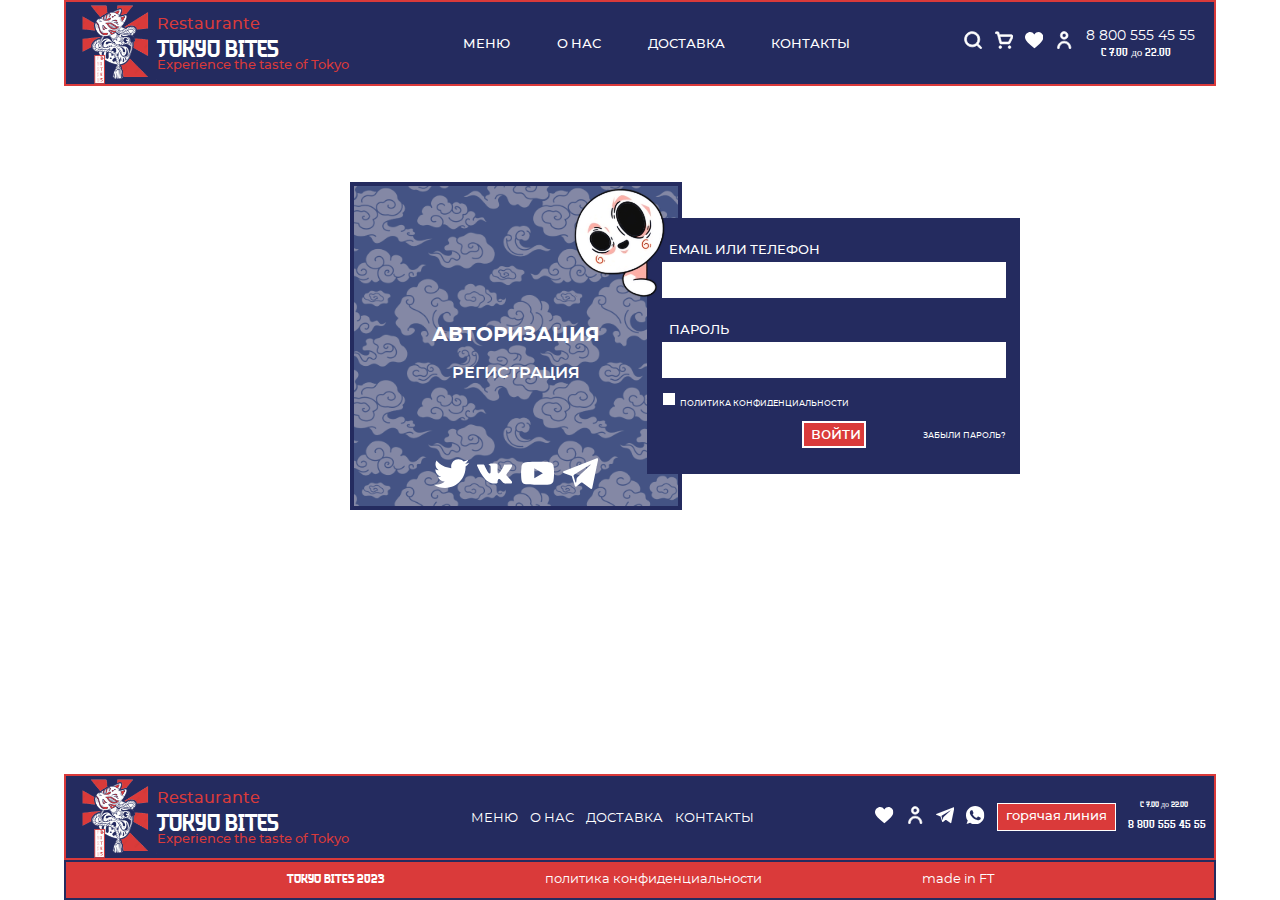
<file: pages/signup.html>
<!DOCTYPE html>
<html lang="ru">
  <head>
    <title>Авторизация</title>
    <meta charset="UTF-8" />
    <meta http-equiv="X-UA-Compatible" content="IE=edge" />
    <meta name="viewport" content="width=device-width, initial-scale=1.0" />
    <meta name="description" content="Описание страницы" />
    <link rel="stylesheet" href="/css/style.css" />
  </head>
  <body>
    <div class="body-container">
      <header class="header-container">
        <div class="wrapper">
          <nav class="header-nav">
            <a href="/" class="header-logo">
              <div class="header-logo-img">
                <img src="/img/logo.png" alt="Logo" />
              </div>
              <div class="header-logo-p">
                <p>Restaurante</p>
                <p class="font-keitaro">Tokyo bites</p>
                <p>Experience the taste of Tokyo</p>
              </div>
            </a>
            <ul class="header-list">
              <li>
                <a class="font-montserrat" href="/pages/menu.html">Меню</a>
              </li>
              <li>
                <a class="font-montserrat" href="/pages/about.html">О нас</a>
              </li>
              <li>
                <a class="font-montserrat" href="/pages/delivery.html"
                  >Доставка</a
                >
              </li>
              <li>
                <a class="font-montserrat" href="/pages/contacts.html"
                  >Контакты</a
                >
              </li>
            </ul>
            <ul class="header-icon">
              <li>
                <button class="search__img" id="searchbtn">
                  <svg>
                    <use href="/img/sprite.svg#search3"></use>
                  </svg>
                </button>
                <div class="header-input" id="header-input">
                  <form method="post" action="/">
                    <input
                      class="input-search"
                      type="text"
                      placeholder="Поиск"
                    />
                    <button class="button-search">
                      <svg>
                        <use href="/img/sprite.svg#search3"></use>
                      </svg>
                    </button>
                  </form>
                </div>
              </li>
              <li>
                <button class="header-icon-basket desktop-device" id="cart">
                  <svg>
                    <use href="/img/sprite.svg#basket3"></use>
                  </svg>
                  <div class="header-icon-basket-3 font-keitaro" id="cart-num">
                    0
                  </div>
                </button>
              </li>
              <li>
                <button class="header-icon-fav desktop-device">
                  <svg>
                    <use href="/img/sprite.svg#fav"></use>
                  </svg>
                  <div class="header-icon-fav-0 font-keitaro" id="fav-num">
                    0
                  </div>
                </button>
              </li>
              <li>
                <a
                  href="/pages/personal.html"
                  class="header-icon-lk desktop-device"
                  ><svg>
                    <use href="/img/sprite.svg#lk3"></use></svg
                ></a>
              </li>
              <div class="header-phone font-keitaro">
                <a href="tel:+78005554555">8 800 555 45 55</a>
                <p class="header-time font-keitaro">c 7.00 до 22.00</p>
              </div>
            </ul>
          </nav>
        </div>
      </header>
      <main class="main-container">
        <div class="wrapper">
          <section class="page-signup">
            <div class="page-signup-right-img">
              <img src="/img/gnome.png" alt="Гномик" />
            </div>
            <div class="page-signup-left">
              <a href="/pages/signup.html" class="page-signup-left-h1"
                >Авторизация</a
              >
              <a href="/pages/registration.html" class="page-signup-left-h2"
                >Регистрация</a
              >
              <div>
                <ul class="page-signup-list">
                  <li class="page-signup-item">
                    <a href="#" class="page-signup-icon"
                      ><svg><use href="/img/sprite.svg#twitter"></use></svg
                    ></a>
                  </li>
                  <li class="page-signup-item">
                    <a href="#" class="page-signup-icon"
                      ><svg><use href="/img/sprite.svg#vk"></use></svg
                    ></a>
                  </li>
                  <li class="page-signup-item">
                    <a href="#" class="page-signup-icon"
                      ><svg><use href="/img/sprite.svg#youtube"></use></svg
                    ></a>
                  </li>
                  <li class="page-signup-item">
                    <a href="#" class="page-signup-icon"
                      ><svg><use href="/img/sprite.svg#telegram"></use></svg
                    ></a>
                  </li>
                </ul>
              </div>
            </div>
            <div class="page-signup-right">
              <form class="page-signup-form" action="#">
                <div class="signup-input-title">Email или телефон</div>
                <input class="signup-input" type="tel" />
                <div class="signup-input-title">Пароль</div>
                <input class="signup-input" type="password" />
                <label for="checkbox">
                  <input
                    class="input-checkbox"
                    id="checkbox"
                    class="signup-input-checkbox"
                    type="checkbox"
                  />
                  <span class="input-checkbox-span"></span>
                  <p class="signup-input-checkbox-text">
                    политика Конфиденциальности
                  </p>
                </label>
                <button class="signup-button-input" type="submit">Войти</button>
                <a href="#" class="signup-input-text">Забыли пароль?</a>
              </form>
            </div>
          </section>
        </div>
      </main>
      <footer class="footer-container">
        <div class="wrapper">
          <nav class="footer-nav">
            <a href="/" class="header-logo">
              <div class="header-logo-img">
                <img src="/img/logo.png" alt="Logo" />
              </div>
              <div class="header-logo-p">
                <p>Restaurante</p>
                <p class="font-keitaro">Tokyo bites</p>
                <p>Experience the taste of Tokyo</p>
              </div>
            </a>
            <div class="footer-menu">
              <ul class="footer-list">
                <li>
                  <a class="font-montserrat" href="/pages/menu.html">Меню</a>
                </li>
                <li>
                  <a class="font-montserrat" href="/pages/about.html">О нас</a>
                </li>
                <li>
                  <a class="font-montserrat" href="/pages/delivery.html"
                    >Доставка</a
                  >
                </li>
                <li>
                  <a class="font-montserrat" href="/pages/contacts.html"
                    >Контакты</a
                  >
                </li>
              </ul>
            </div>
            <ul class="footer-icon">
              <li>
                <a
                  href="/pages/favorite.html"
                  class="header-icon-fav desktop-device"
                  ><svg>
                    <use href="/img/sprite.svg#fav"></use></svg
                ></a>
              </li>
              <li>
                <a
                  href="/pages/personal.html"
                  class="header-icon-lk desktop-device"
                  ><svg>
                    <use href="/img/sprite.svg#lk3"></use></svg
                ></a>
              </li>
              <li>
                <span class="footer-icon-inst desktop-device"
                  ><svg>
                    <use href="/img/sprite.svg#telegram"></use></svg
                ></span>
              </li>
              <li>
                <span class="footer-icon-whatsapp desktop-device"
                  ><svg>
                    <use href="/img/sprite.svg#whatsapp"></use></svg
                ></span>
              </li>
              <li>
                <button class="footer-icon-hot font-montserrat button">
                  горячая линия
                </button>
              </li>
              <li>
                <p class="footer-time font-keitaro">c 7.00 до 22.00</p>
                <a class="footer-phone font-keitaro" href="tel:+78005554555"
                  >8 800 555 45 55</a
                >
              </li>
            </ul>
          </nav>
          <ul class="footer-red">
            <li class="footer-red-p1 font-keitaro">Tokyo bites 2023</li>
            <li class="footer-red-p2 font-montserrat">
              <a href="#">Политика конфиденциальности</a>
            </li>
            <li class="footer-red-p3 font-montserrat">
              <a href="#">made in FT</a>
            </li>
          </ul>
        </div>
      </footer>
    </div>
    <script src="/js/script.js"></script>
  </body>
</html>
</file>
<file: css/style.css>
@import url("font.css");
@import url("basic.css");

@import url("mobile.css") (max-width: 480px);
@import url("tablet.css") (min-width: 481px) and (max-width: 1023.96px);
@import url("laptop-1600.css") (min-width: 1024px) and (max-width: 1599.96px);
@import url("desktop-1600.css") (min-width: 1600px);
</file>
